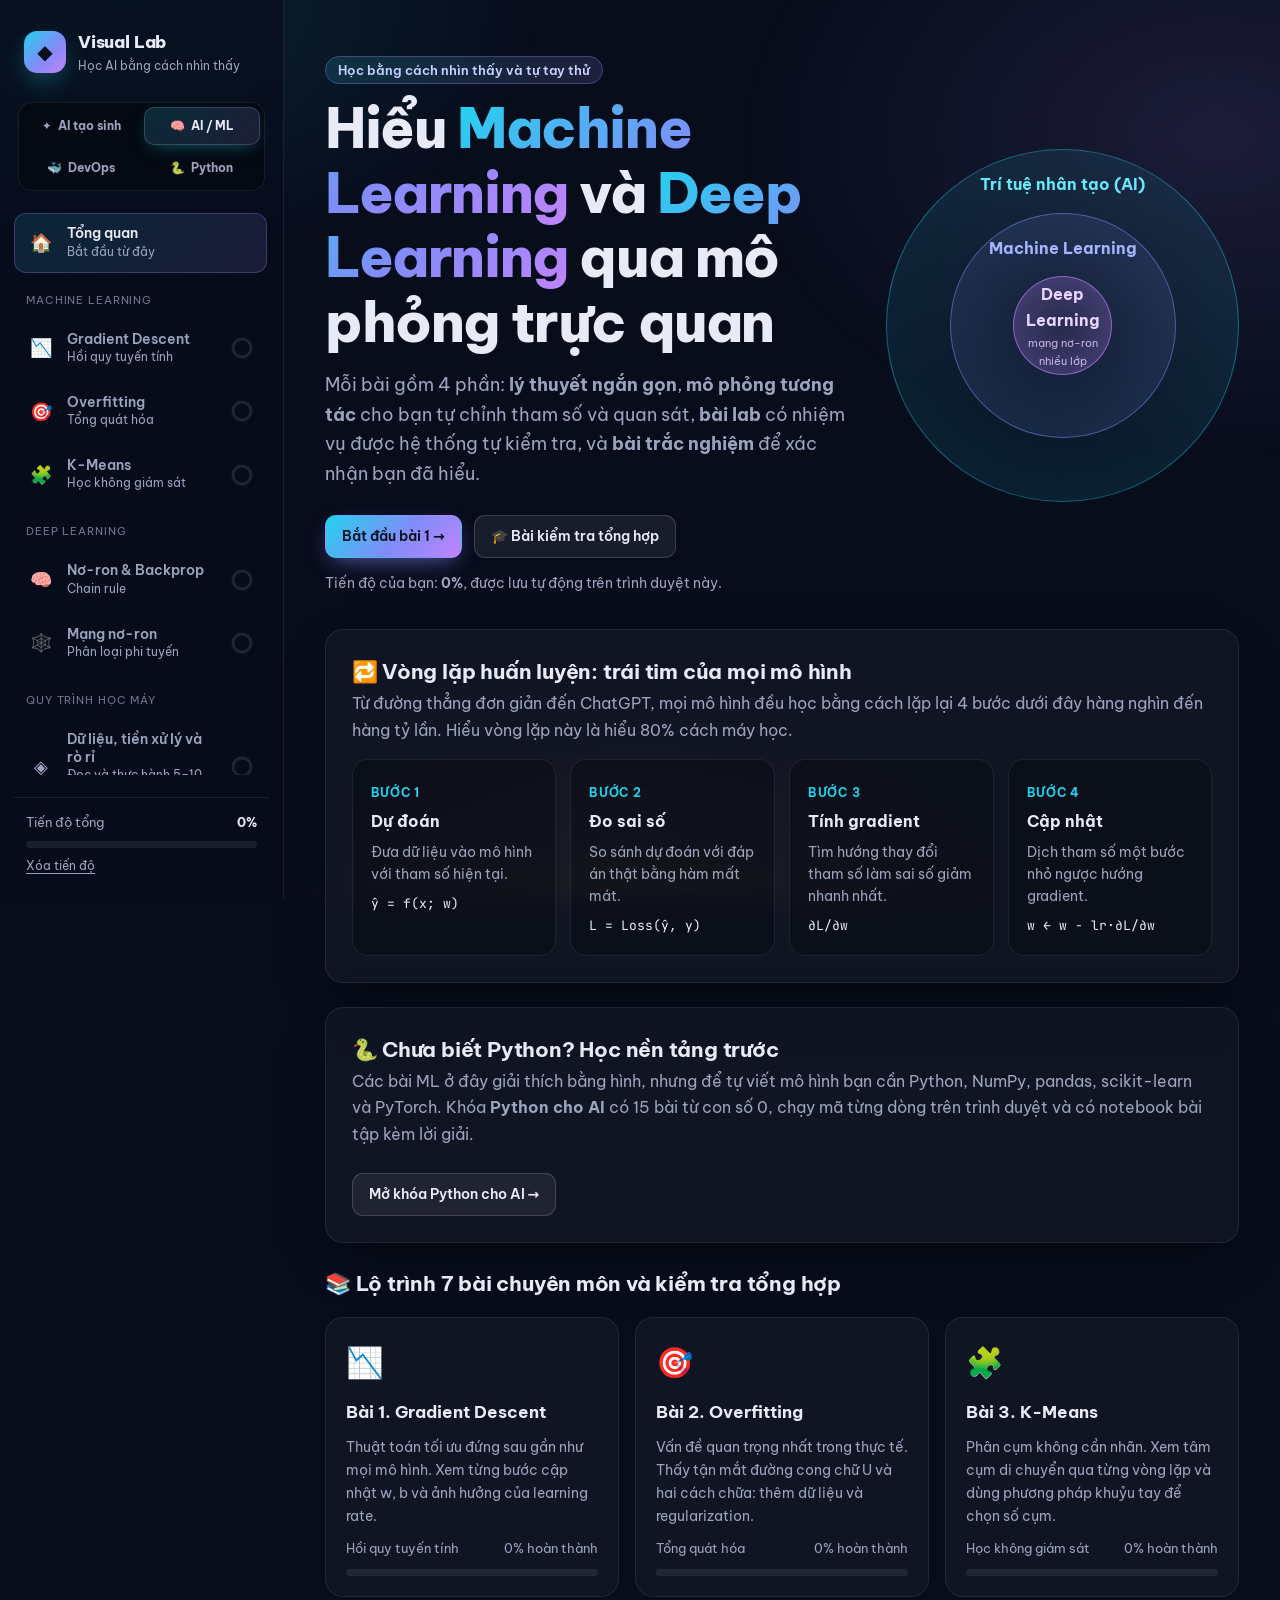
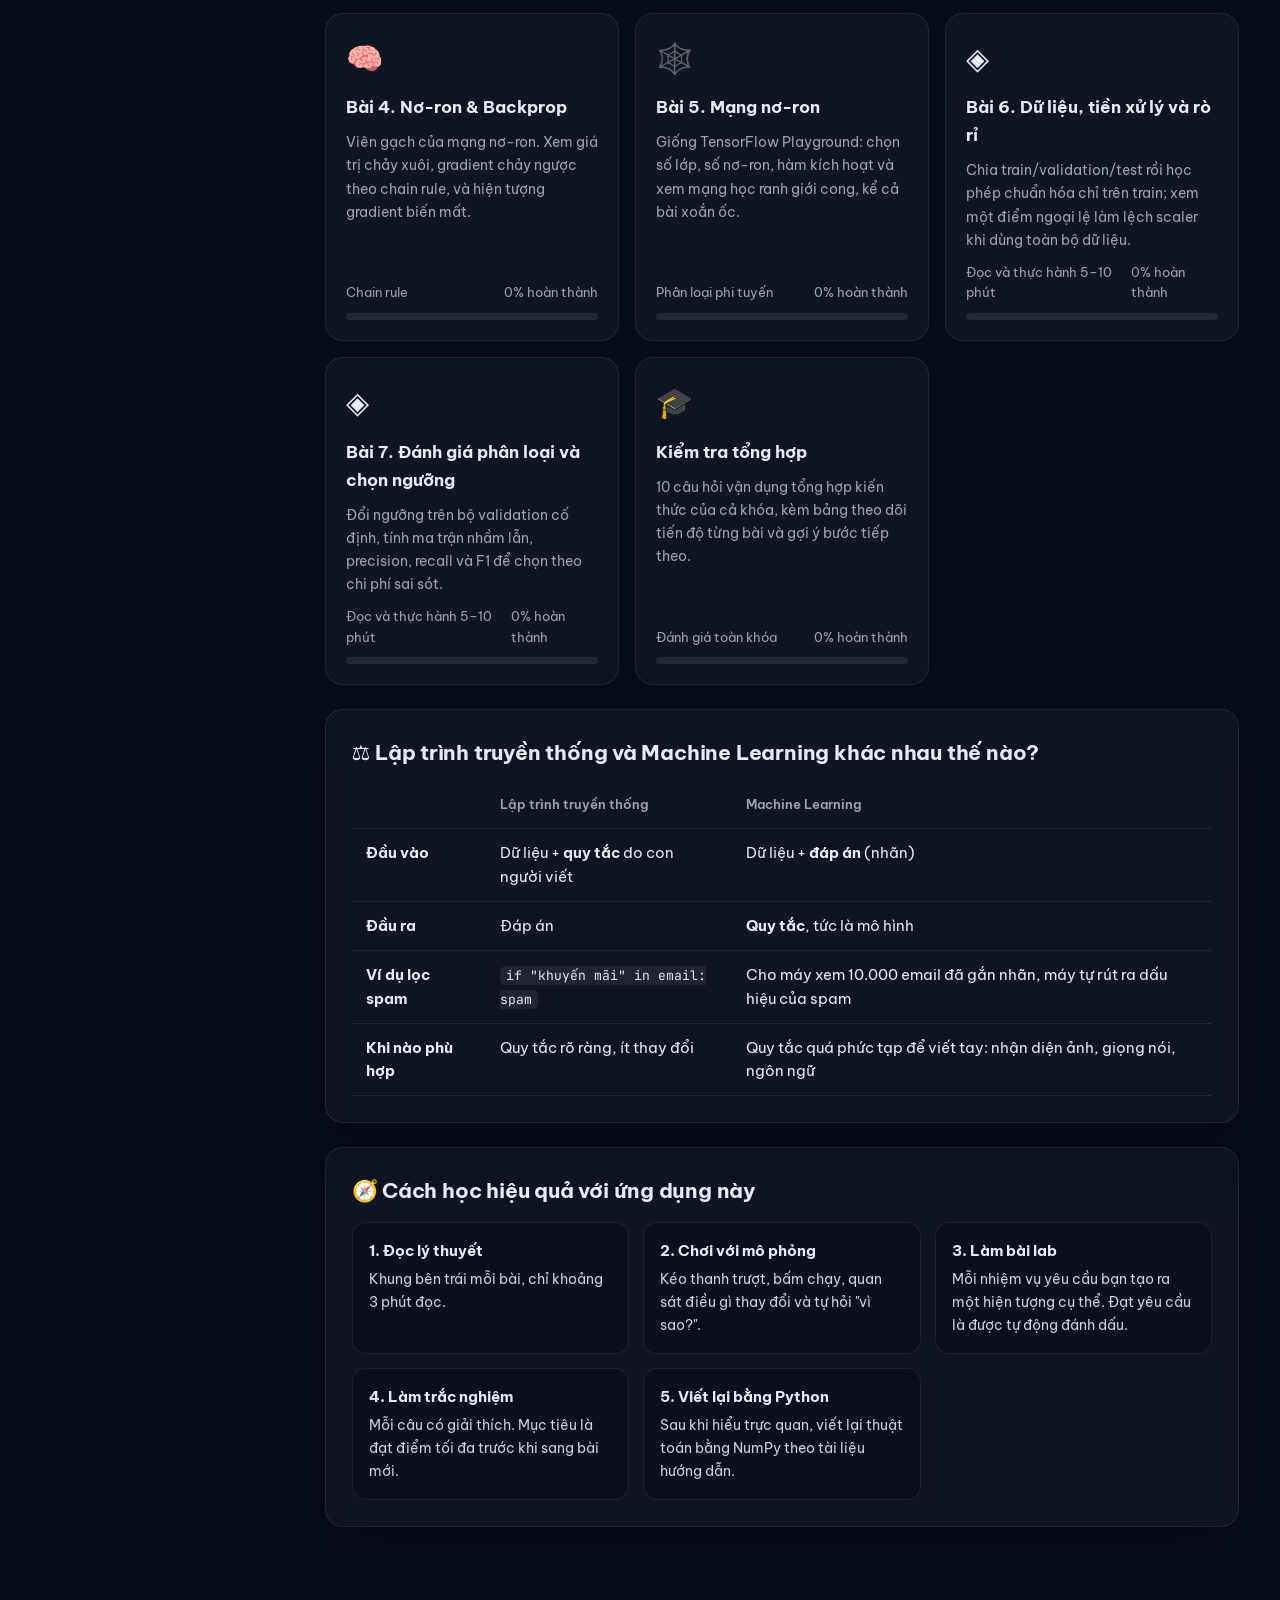
<file: index.html>
<!DOCTYPE html>
<html lang="vi">

<head>
  <meta charset="UTF-8">
  <meta name="viewport" content="width=device-width, initial-scale=1.0">
  <title>Visual Lab — Học Python, AI và DevOps trực quan</title>
  <meta name="description"
    content="Học Python cho AI từ con số 0, Machine Learning, AI tạo sinh, Docker và Kubernetes qua mô phỏng tương tác: chạy mã Python từng dòng, NumPy, pandas, scikit-learn, PyTorch, Gradient Descent, container, Kubernetes. Có notebook bài tập, bài lab tự kiểm tra và trắc nghiệm.">
  <meta name="theme-color" content="#080d1c">
  <link rel="icon"
    href="data:image/svg+xml,%3Csvg xmlns='http://www.w3.org/2000/svg' viewBox='0 0 100 100'%3E%3Ctext y='.9em' font-size='90'%3E%E2%97%86%3C/text%3E%3C/svg%3E">
  <link rel="preconnect" href="https://fonts.googleapis.com">
  <link rel="preconnect" href="https://fonts.gstatic.com" crossorigin>
  <link
    href="https://fonts.googleapis.com/css2?family=Be+Vietnam+Pro:wght@400;500;600;700;800&family=JetBrains+Mono:wght@400;600&display=swap"
    rel="stylesheet">
  <link rel="stylesheet" href="css/style.css">
  <link rel="stylesheet" href="css/devops.css">
  <link rel="stylesheet" href="css/learning.css">
  <link rel="stylesheet" href="css/python.css">
</head>

<body>
  <div class="bg-glow" aria-hidden="true"></div>

  <!-- Thanh trên cùng chỉ hiện trên điện thoại/máy tính bảng -->
  <header class="topbar">
    <button id="menu-btn" class="icon-btn" aria-label="Mở danh sách bài học">☰</button>
    <span class="brand-text">Visual Lab</span>
  </header>

  <div class="app">
    <aside class="sidebar" id="sidebar">
      <div class="sidebar-head">
        <a href="#/" class="brand" id="brand-link">
          <span class="brand-logo">◆</span>
          <span><span class="brand-text">Visual Lab</span><span class="brand-sub">Học bằng cách nhìn thấy</span></span>
        </a>
        <button id="sidebar-close" class="icon-btn sidebar-close" aria-label="Đóng menu" type="button">✕</button>
      </div>
      <!-- Nút chuyển khóa: mỗi khóa có menu và tiến độ riêng -->
      <div class="course-switch" id="course-switch" role="group" aria-label="Chọn khóa học"></div>
      <nav id="nav" class="nav" aria-label="Danh sách bài học"></nav>
      <div class="sidebar-foot">
        <div class="overall"><span>Tiến độ tổng</span><strong id="overall-pct">0%</strong></div>
        <div class="bar"><span id="overall-bar"></span></div>
        <button id="reset-progress" class="link-btn" type="button">Xóa tiến độ</button>
      </div>
    </aside>
    <main id="main" class="main" tabindex="-1"></main>
  </div>

  <div id="toast-root" class="toast-root" aria-live="polite"></div>
  <div class="scrim" id="scrim"></div>

  <!-- Thứ tự nạp: lõi toán → lõi mô phỏng DevOps → lõi ứng dụng → từng bài học (thứ tự đăng ký = thứ tự trên menu) -->
  <script src="js/ml-math.js"></script>
  <script src="js/devops/yaml-lite.js"></script>
  <script src="js/devops/shell.js"></script>
  <script src="js/devops/docker-registry.js"></script>
  <script src="js/devops/docker-build.js"></script>
  <script src="js/devops/docker-engine.js"></script>
  <script src="js/devops/helm.js"></script>
  <script src="js/devops/k8s-engine.js"></script>
  <script src="js/core.js"></script>
  <script src="js/learning/experiments.js"></script>
  <script src="js/learning/workflows.js"></script>
  <script src="js/content/legacy.js"></script>
  <script src="js/learning/ui.js"></script>
  <!-- Khóa Python: bộ ghi bước mô phỏng và giao diện chạy từng dòng phải nạp trước các bài Python -->
  <script src="js/learning/pytrace.js"></script>
  <script src="js/learning/pycourse-ui.js"></script>
  <script src="js/ui-devops.js"></script>
  <script src="js/lessons/home.js"></script>
  <script src="js/lessons/gradient.js"></script>
  <script src="js/lessons/overfit.js"></script>
  <script src="js/lessons/kmeans.js"></script>
  <script src="js/lessons/neuron.js"></script>
  <script src="js/lessons/playground.js"></script>
  <script src="js/lessons/ai-data.js"></script>
  <script src="js/lessons/ai-evaluation.js"></script>
  <script src="js/lessons/final.js"></script>
  <script src="js/lessons/devops/home.js"></script>
  <script src="js/lessons/devops/docker-basics.js"></script>
  <script src="js/lessons/devops/dockerfile.js"></script>
  <script src="js/lessons/devops/docker-compose.js"></script>
  <script src="js/lessons/devops/k8s-basics.js"></script>
  <script src="js/lessons/devops/k8s-deploy.js"></script>
  <script src="js/lessons/devops/k8s-config.js"></script>
  <script src="js/lessons/devops/k8s-ingress.js"></script>
  <script src="js/lessons/devops/k8s-stateful.js"></script>
  <script src="js/lessons/devops/k8s-helm.js"></script>
  <script src="js/lessons/devops/k8s-ml.js"></script>
  <script src="js/lessons/devops/devops-cicd.js"></script>
  <script src="js/lessons/devops/devops-observability.js"></script>
  <script src="js/lessons/devops/devops-final.js"></script>
  <script src="js/lessons/genai/home.js"></script>
  <script src="js/lessons/genai/foundations.js"></script>
  <script src="js/lessons/genai/prompting.js"></script>
  <script src="js/lessons/genai/transformer.js"></script>
  <script src="js/lessons/genai/embeddings.js"></script>
  <script src="js/lessons/genai/rag.js"></script>
  <script src="js/lessons/genai/tools.js"></script>
  <script src="js/lessons/genai/evaluation.js"></script>
  <script src="js/lessons/genai/finetuning.js"></script>
  <script src="js/lessons/genai/multimodal.js"></script>
  <script src="js/lessons/genai/capstone.js"></script>
  <script src="js/lessons/python/home.js"></script>
  <script src="js/lessons/python/setup.js"></script>
  <script src="js/lessons/python/variables.js"></script>
  <script src="js/lessons/python/conditions.js"></script>
  <script src="js/lessons/python/loops.js"></script>
  <script src="js/lessons/python/collections.js"></script>
  <script src="js/lessons/python/functions.js"></script>
  <script src="js/lessons/python/comprehension.js"></script>
  <script src="js/lessons/python/classes.js"></script>
  <script src="js/lessons/python/files.js"></script>
  <script src="js/lessons/python/numpy.js"></script>
  <script src="js/lessons/python/linalg.js"></script>
  <script src="js/lessons/python/pandas.js"></script>
  <script src="js/lessons/python/sklearn.js"></script>
  <script src="js/lessons/python/pytorch.js"></script>
  <script src="js/lessons/python/capstone.js"></script>
  <script>App.start();</script>
</body>

</html>
</file>
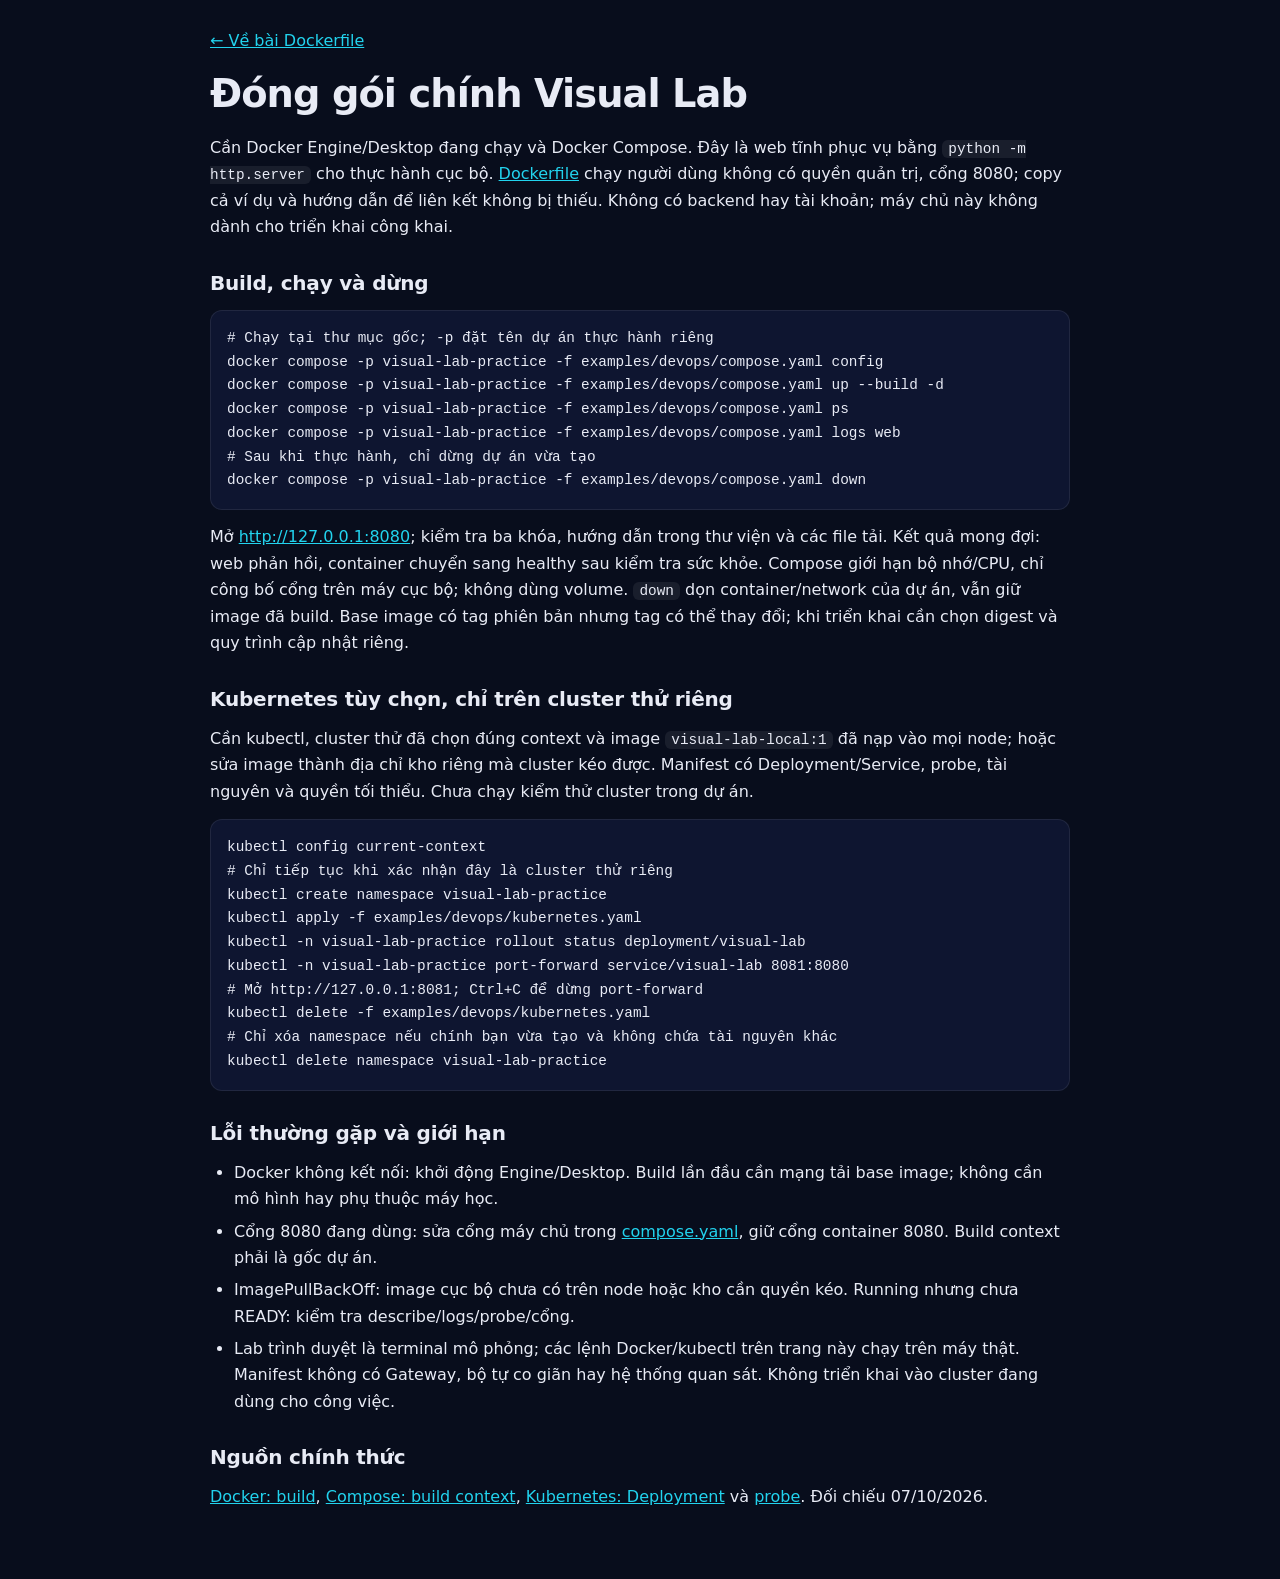
<file: docs/tutorials/devops.html>
<!doctype html>
<html lang="vi"><head><meta charset="utf-8"><meta name="viewport" content="width=device-width, initial-scale=1"><title>Thực hành DevOps — Visual Lab</title><link rel="stylesheet" href="../../css/style.css"><link rel="stylesheet" href="tutorial.css"></head>
<body><main><a href="../../index.html#/devops/dockerfile">← Về bài Dockerfile</a><h1>Đóng gói chính Visual Lab</h1>
<p>Cần Docker Engine/Desktop đang chạy và Docker Compose. Đây là web tĩnh phục vụ bằng <code>python -m http.server</code> cho thực hành cục bộ. <a href="../../examples/devops/Dockerfile">Dockerfile</a> chạy người dùng không có quyền quản trị, cổng 8080; copy cả ví dụ và hướng dẫn để liên kết không bị thiếu. Không có backend hay tài khoản; máy chủ này không dành cho triển khai công khai.</p>
<h2>Build, chạy và dừng</h2><pre># Chạy tại thư mục gốc; -p đặt tên dự án thực hành riêng
docker compose -p visual-lab-practice -f examples/devops/compose.yaml config
docker compose -p visual-lab-practice -f examples/devops/compose.yaml up --build -d
docker compose -p visual-lab-practice -f examples/devops/compose.yaml ps
docker compose -p visual-lab-practice -f examples/devops/compose.yaml logs web
# Sau khi thực hành, chỉ dừng dự án vừa tạo
docker compose -p visual-lab-practice -f examples/devops/compose.yaml down</pre>
<p>Mở <a href="http://127.0.0.1:8080">http://127.0.0.1:8080</a>; kiểm tra ba khóa, hướng dẫn trong thư viện và các file tải. Kết quả mong đợi: web phản hồi, container chuyển sang healthy sau kiểm tra sức khỏe. Compose giới hạn bộ nhớ/CPU, chỉ công bố cổng trên máy cục bộ; không dùng volume. <code>down</code> dọn container/network của dự án, vẫn giữ image đã build. Base image có tag phiên bản nhưng tag có thể thay đổi; khi triển khai cần chọn digest và quy trình cập nhật riêng.</p>
<h2>Kubernetes tùy chọn, chỉ trên cluster thử riêng</h2><p>Cần kubectl, cluster thử đã chọn đúng context và image <code>visual-lab-local:1</code> đã nạp vào mọi node; hoặc sửa image thành địa chỉ kho riêng mà cluster kéo được. Manifest có Deployment/Service, probe, tài nguyên và quyền tối thiểu. Chưa chạy kiểm thử cluster trong dự án.</p>
<pre>kubectl config current-context
# Chỉ tiếp tục khi xác nhận đây là cluster thử riêng
kubectl create namespace visual-lab-practice
kubectl apply -f examples/devops/kubernetes.yaml
kubectl -n visual-lab-practice rollout status deployment/visual-lab
kubectl -n visual-lab-practice port-forward service/visual-lab 8081:8080
# Mở http://127.0.0.1:8081; Ctrl+C để dừng port-forward
kubectl delete -f examples/devops/kubernetes.yaml
# Chỉ xóa namespace nếu chính bạn vừa tạo và không chứa tài nguyên khác
kubectl delete namespace visual-lab-practice</pre>
<h2>Lỗi thường gặp và giới hạn</h2><ul><li>Docker không kết nối: khởi động Engine/Desktop. Build lần đầu cần mạng tải base image; không cần mô hình hay phụ thuộc máy học.</li><li>Cổng 8080 đang dùng: sửa cổng máy chủ trong <a href="../../examples/devops/compose.yaml">compose.yaml</a>, giữ cổng container 8080. Build context phải là gốc dự án.</li><li>ImagePullBackOff: image cục bộ chưa có trên node hoặc kho cần quyền kéo. Running nhưng chưa READY: kiểm tra describe/logs/probe/cổng.</li><li>Lab trình duyệt là terminal mô phỏng; các lệnh Docker/kubectl trên trang này chạy trên máy thật. Manifest không có Gateway, bộ tự co giãn hay hệ thống quan sát. Không triển khai vào cluster đang dùng cho công việc.</li></ul>
<h2>Nguồn chính thức</h2><p><a href="https://docs.docker.com/build/building/best-practices/">Docker: build</a>, <a href="https://docs.docker.com/reference/compose-file/build/">Compose: build context</a>, <a href="https://kubernetes.io/docs/concepts/workloads/controllers/deployment/">Kubernetes: Deployment</a> và <a href="https://kubernetes.io/docs/tasks/configure-pod-container/configure-liveness-readiness-startup-probes/">probe</a>. Đối chiếu 07/10/2026.</p>
</main></body></html>
</file>
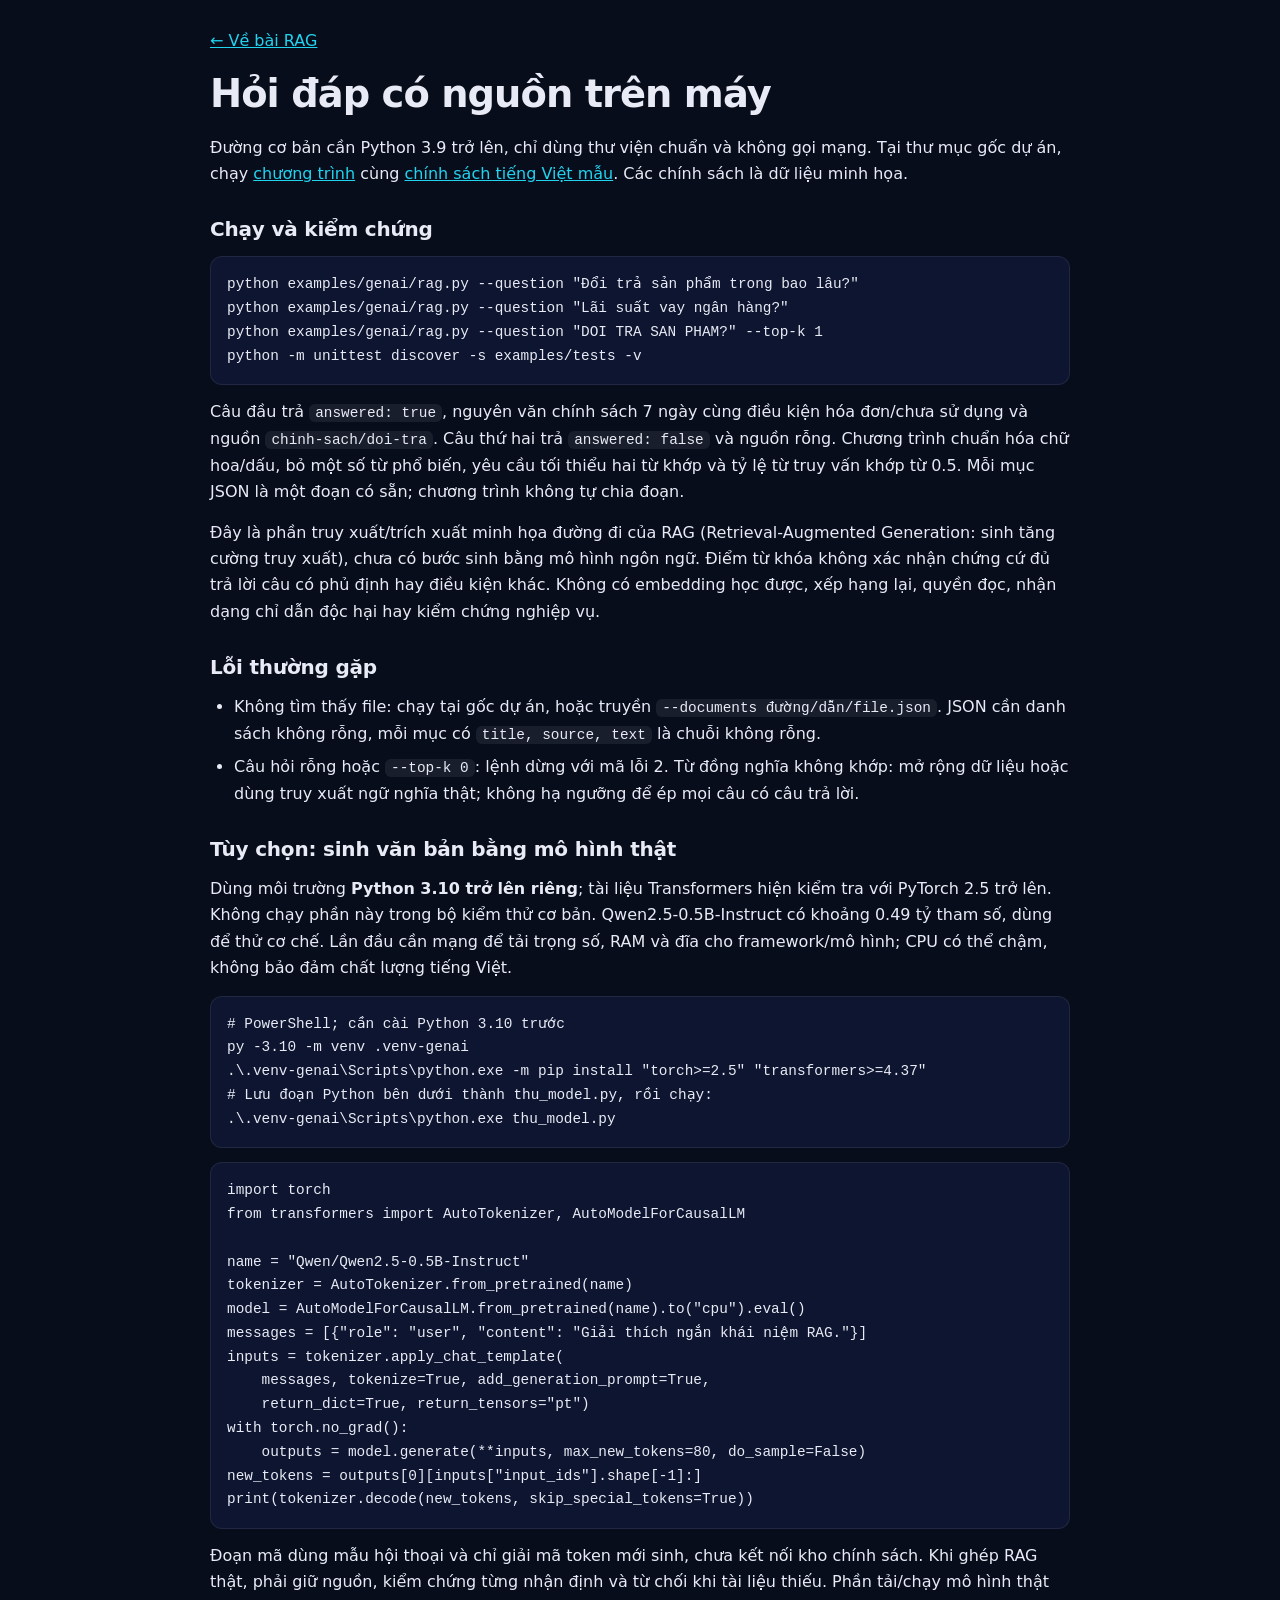
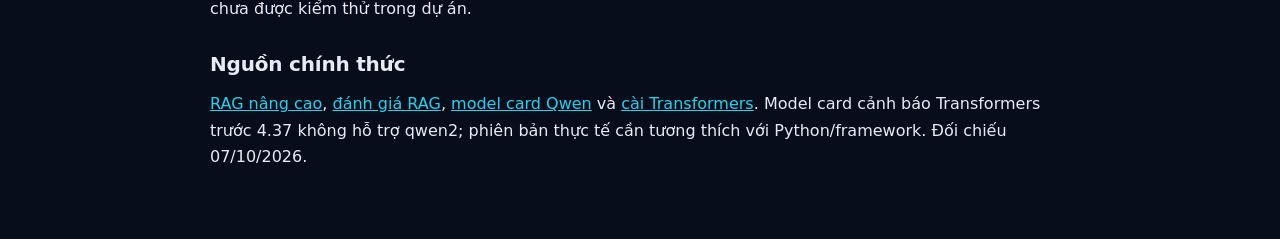
<file: docs/tutorials/genai.html>
<!doctype html>
<html lang="vi"><head><meta charset="utf-8"><meta name="viewport" content="width=device-width, initial-scale=1"><title>Thực hành AI tạo sinh — Visual Lab</title><link rel="stylesheet" href="../../css/style.css"><link rel="stylesheet" href="tutorial.css"></head>
<body><main><a href="../../index.html#/genai/genai-rag">← Về bài RAG</a><h1>Hỏi đáp có nguồn trên máy</h1>
<p>Đường cơ bản cần Python 3.9 trở lên, chỉ dùng thư viện chuẩn và không gọi mạng. Tại thư mục gốc dự án, chạy <a href="../../examples/genai/rag.py">chương trình</a> cùng <a href="../../examples/genai/policies.json">chính sách tiếng Việt mẫu</a>. Các chính sách là dữ liệu minh họa.</p>
<h2>Chạy và kiểm chứng</h2><pre>python examples/genai/rag.py --question "Đổi trả sản phẩm trong bao lâu?"
python examples/genai/rag.py --question "Lãi suất vay ngân hàng?"
python examples/genai/rag.py --question "DOI TRA SAN PHAM?" --top-k 1
python -m unittest discover -s examples/tests -v</pre>
<p>Câu đầu trả <code>answered: true</code>, nguyên văn chính sách 7 ngày cùng điều kiện hóa đơn/chưa sử dụng và nguồn <code>chinh-sach/doi-tra</code>. Câu thứ hai trả <code>answered: false</code> và nguồn rỗng. Chương trình chuẩn hóa chữ hoa/dấu, bỏ một số từ phổ biến, yêu cầu tối thiểu hai từ khớp và tỷ lệ từ truy vấn khớp từ 0.5. Mỗi mục JSON là một đoạn có sẵn; chương trình không tự chia đoạn.</p>
<p>Đây là phần truy xuất/trích xuất minh họa đường đi của RAG (Retrieval-Augmented Generation: sinh tăng cường truy xuất), chưa có bước sinh bằng mô hình ngôn ngữ. Điểm từ khóa không xác nhận chứng cứ đủ trả lời câu có phủ định hay điều kiện khác. Không có embedding học được, xếp hạng lại, quyền đọc, nhận dạng chỉ dẫn độc hại hay kiểm chứng nghiệp vụ.</p>
<h2>Lỗi thường gặp</h2><ul><li>Không tìm thấy file: chạy tại gốc dự án, hoặc truyền <code>--documents đường/dẫn/file.json</code>. JSON cần danh sách không rỗng, mỗi mục có <code>title, source, text</code> là chuỗi không rỗng.</li><li>Câu hỏi rỗng hoặc <code>--top-k 0</code>: lệnh dừng với mã lỗi 2. Từ đồng nghĩa không khớp: mở rộng dữ liệu hoặc dùng truy xuất ngữ nghĩa thật; không hạ ngưỡng để ép mọi câu có câu trả lời.</li></ul>
<h2>Tùy chọn: sinh văn bản bằng mô hình thật</h2><p>Dùng môi trường <strong>Python 3.10 trở lên riêng</strong>; tài liệu Transformers hiện kiểm tra với PyTorch 2.5 trở lên. Không chạy phần này trong bộ kiểm thử cơ bản. Qwen2.5-0.5B-Instruct có khoảng 0.49 tỷ tham số, dùng để thử cơ chế. Lần đầu cần mạng để tải trọng số, RAM và đĩa cho framework/mô hình; CPU có thể chậm, không bảo đảm chất lượng tiếng Việt.</p>
<pre># PowerShell; cần cài Python 3.10 trước
py -3.10 -m venv .venv-genai
.\.venv-genai\Scripts\python.exe -m pip install "torch&gt;=2.5" "transformers&gt;=4.37"
# Lưu đoạn Python bên dưới thành thu_model.py, rồi chạy:
.\.venv-genai\Scripts\python.exe thu_model.py</pre>
<pre>import torch
from transformers import AutoTokenizer, AutoModelForCausalLM

name = "Qwen/Qwen2.5-0.5B-Instruct"
tokenizer = AutoTokenizer.from_pretrained(name)
model = AutoModelForCausalLM.from_pretrained(name).to("cpu").eval()
messages = [{"role": "user", "content": "Giải thích ngắn khái niệm RAG."}]
inputs = tokenizer.apply_chat_template(
    messages, tokenize=True, add_generation_prompt=True,
    return_dict=True, return_tensors="pt")
with torch.no_grad():
    outputs = model.generate(**inputs, max_new_tokens=80, do_sample=False)
new_tokens = outputs[0][inputs["input_ids"].shape[-1]:]
print(tokenizer.decode(new_tokens, skip_special_tokens=True))</pre>
<p>Đoạn mã dùng mẫu hội thoại và chỉ giải mã token mới sinh, chưa kết nối kho chính sách. Khi ghép RAG thật, phải giữ nguồn, kiểm chứng từng nhận định và từ chối khi tài liệu thiếu. Phần tải/chạy mô hình thật chưa được kiểm thử trong dự án.</p>
<h2>Nguồn chính thức</h2><p><a href="https://huggingface.co/learn/cookbook/en/advanced_rag">RAG nâng cao</a>, <a href="https://huggingface.co/learn/cookbook/en/rag_evaluation">đánh giá RAG</a>, <a href="https://huggingface.co/Qwen/Qwen2.5-0.5B-Instruct">model card Qwen</a> và <a href="https://huggingface.co/docs/transformers/installation">cài Transformers</a>. Model card cảnh báo Transformers trước 4.37 không hỗ trợ qwen2; phiên bản thực tế cần tương thích với Python/framework. Đối chiếu 07/10/2026.</p>
</main></body></html>
</file>
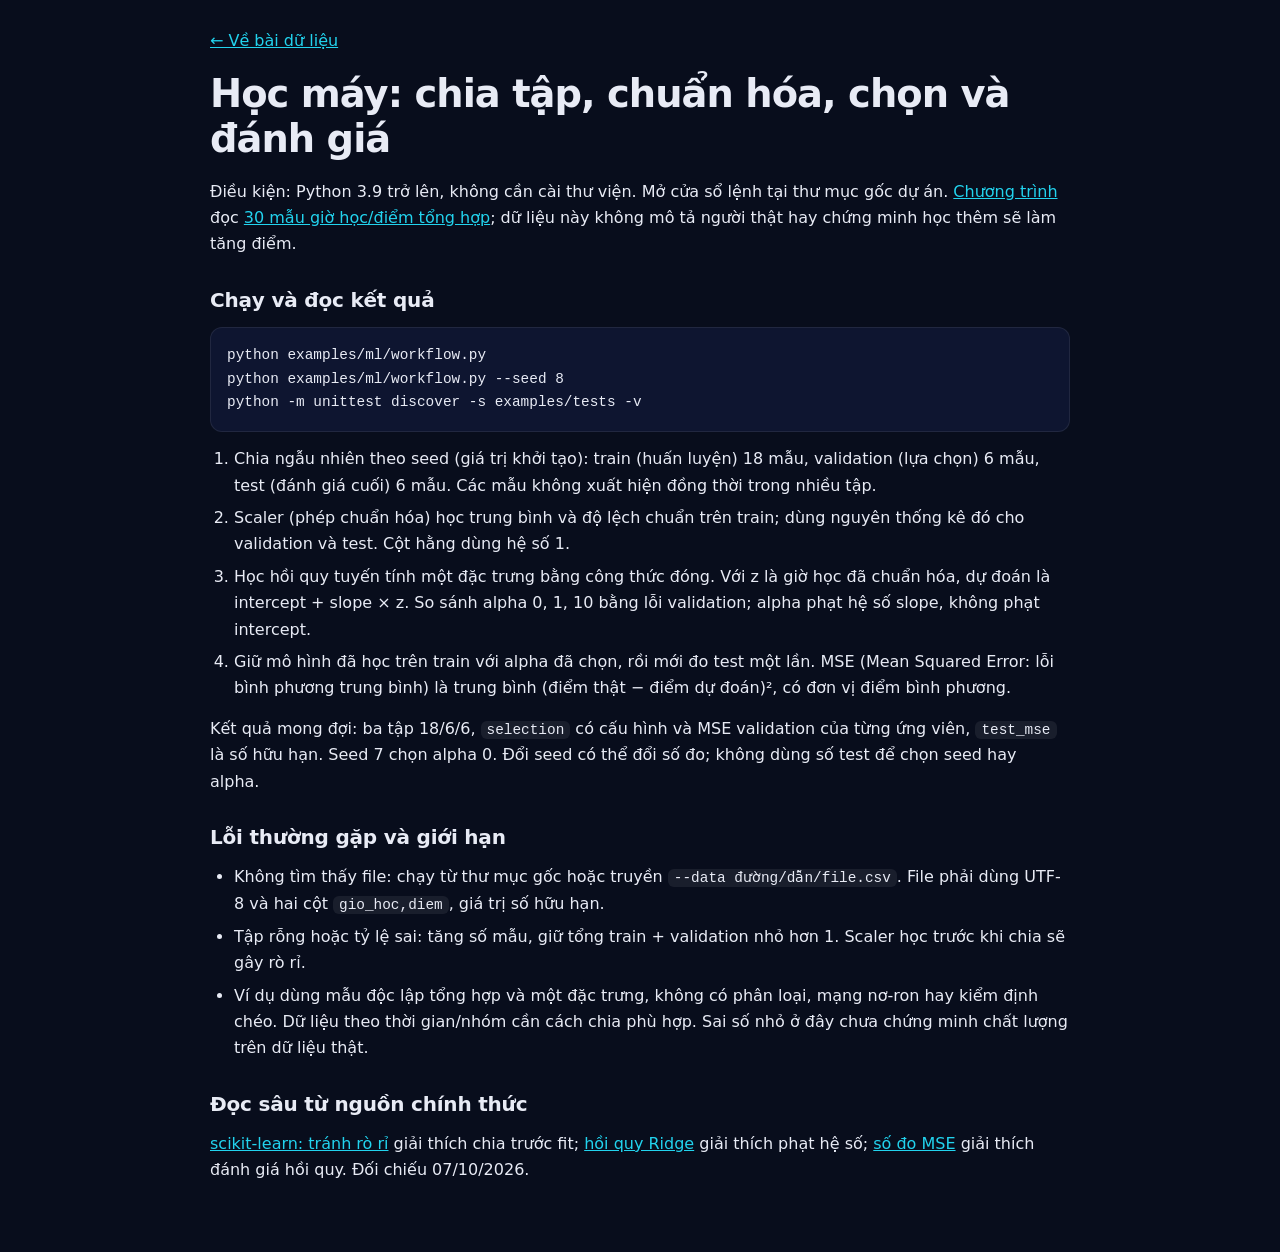
<file: docs/tutorials/ml.html>
<!doctype html>
<html lang="vi"><head><meta charset="utf-8"><meta name="viewport" content="width=device-width, initial-scale=1"><title>Thực hành học máy — Visual Lab</title><link rel="stylesheet" href="../../css/style.css"><link rel="stylesheet" href="tutorial.css"></head>
<body><main><a href="../../index.html#/ai/ai-data">← Về bài dữ liệu</a><h1>Học máy: chia tập, chuẩn hóa, chọn và đánh giá</h1>
<p>Điều kiện: Python 3.9 trở lên, không cần cài thư viện. Mở cửa sổ lệnh tại thư mục gốc dự án. <a href="../../examples/ml/workflow.py">Chương trình</a> đọc <a href="../../examples/ml/study_scores.csv">30 mẫu giờ học/điểm tổng hợp</a>; dữ liệu này không mô tả người thật hay chứng minh học thêm sẽ làm tăng điểm.</p>
<h2>Chạy và đọc kết quả</h2><pre>python examples/ml/workflow.py
python examples/ml/workflow.py --seed 8
python -m unittest discover -s examples/tests -v</pre>
<ol><li>Chia ngẫu nhiên theo seed (giá trị khởi tạo): train (huấn luyện) 18 mẫu, validation (lựa chọn) 6 mẫu, test (đánh giá cuối) 6 mẫu. Các mẫu không xuất hiện đồng thời trong nhiều tập.</li>
<li>Scaler (phép chuẩn hóa) học trung bình và độ lệch chuẩn trên train; dùng nguyên thống kê đó cho validation và test. Cột hằng dùng hệ số 1.</li>
<li>Học hồi quy tuyến tính một đặc trưng bằng công thức đóng. Với z là giờ học đã chuẩn hóa, dự đoán là intercept + slope × z. So sánh alpha 0, 1, 10 bằng lỗi validation; alpha phạt hệ số slope, không phạt intercept.</li>
<li>Giữ mô hình đã học trên train với alpha đã chọn, rồi mới đo test một lần. MSE (Mean Squared Error: lỗi bình phương trung bình) là trung bình (điểm thật − điểm dự đoán)², có đơn vị điểm bình phương.</li></ol>
<p>Kết quả mong đợi: ba tập 18/6/6, <code>selection</code> có cấu hình và MSE validation của từng ứng viên, <code>test_mse</code> là số hữu hạn. Seed 7 chọn alpha 0. Đổi seed có thể đổi số đo; không dùng số test để chọn seed hay alpha.</p>
<h2>Lỗi thường gặp và giới hạn</h2><ul><li>Không tìm thấy file: chạy từ thư mục gốc hoặc truyền <code>--data đường/dẫn/file.csv</code>. File phải dùng UTF-8 và hai cột <code>gio_hoc,diem</code>, giá trị số hữu hạn.</li><li>Tập rỗng hoặc tỷ lệ sai: tăng số mẫu, giữ tổng train + validation nhỏ hơn 1. Scaler học trước khi chia sẽ gây rò rỉ.</li><li>Ví dụ dùng mẫu độc lập tổng hợp và một đặc trưng, không có phân loại, mạng nơ-ron hay kiểm định chéo. Dữ liệu theo thời gian/nhóm cần cách chia phù hợp. Sai số nhỏ ở đây chưa chứng minh chất lượng trên dữ liệu thật.</li></ul>
<h2>Đọc sâu từ nguồn chính thức</h2><p><a href="https://scikit-learn.org/stable/common_pitfalls.html">scikit-learn: tránh rò rỉ</a> giải thích chia trước fit; <a href="https://scikit-learn.org/stable/modules/linear_model.html#ridge-regression-and-classification">hồi quy Ridge</a> giải thích phạt hệ số; <a href="https://scikit-learn.org/stable/modules/model_evaluation.html#mean-squared-error">số đo MSE</a> giải thích đánh giá hồi quy. Đối chiếu 07/10/2026.</p>
</main></body></html>
</file>
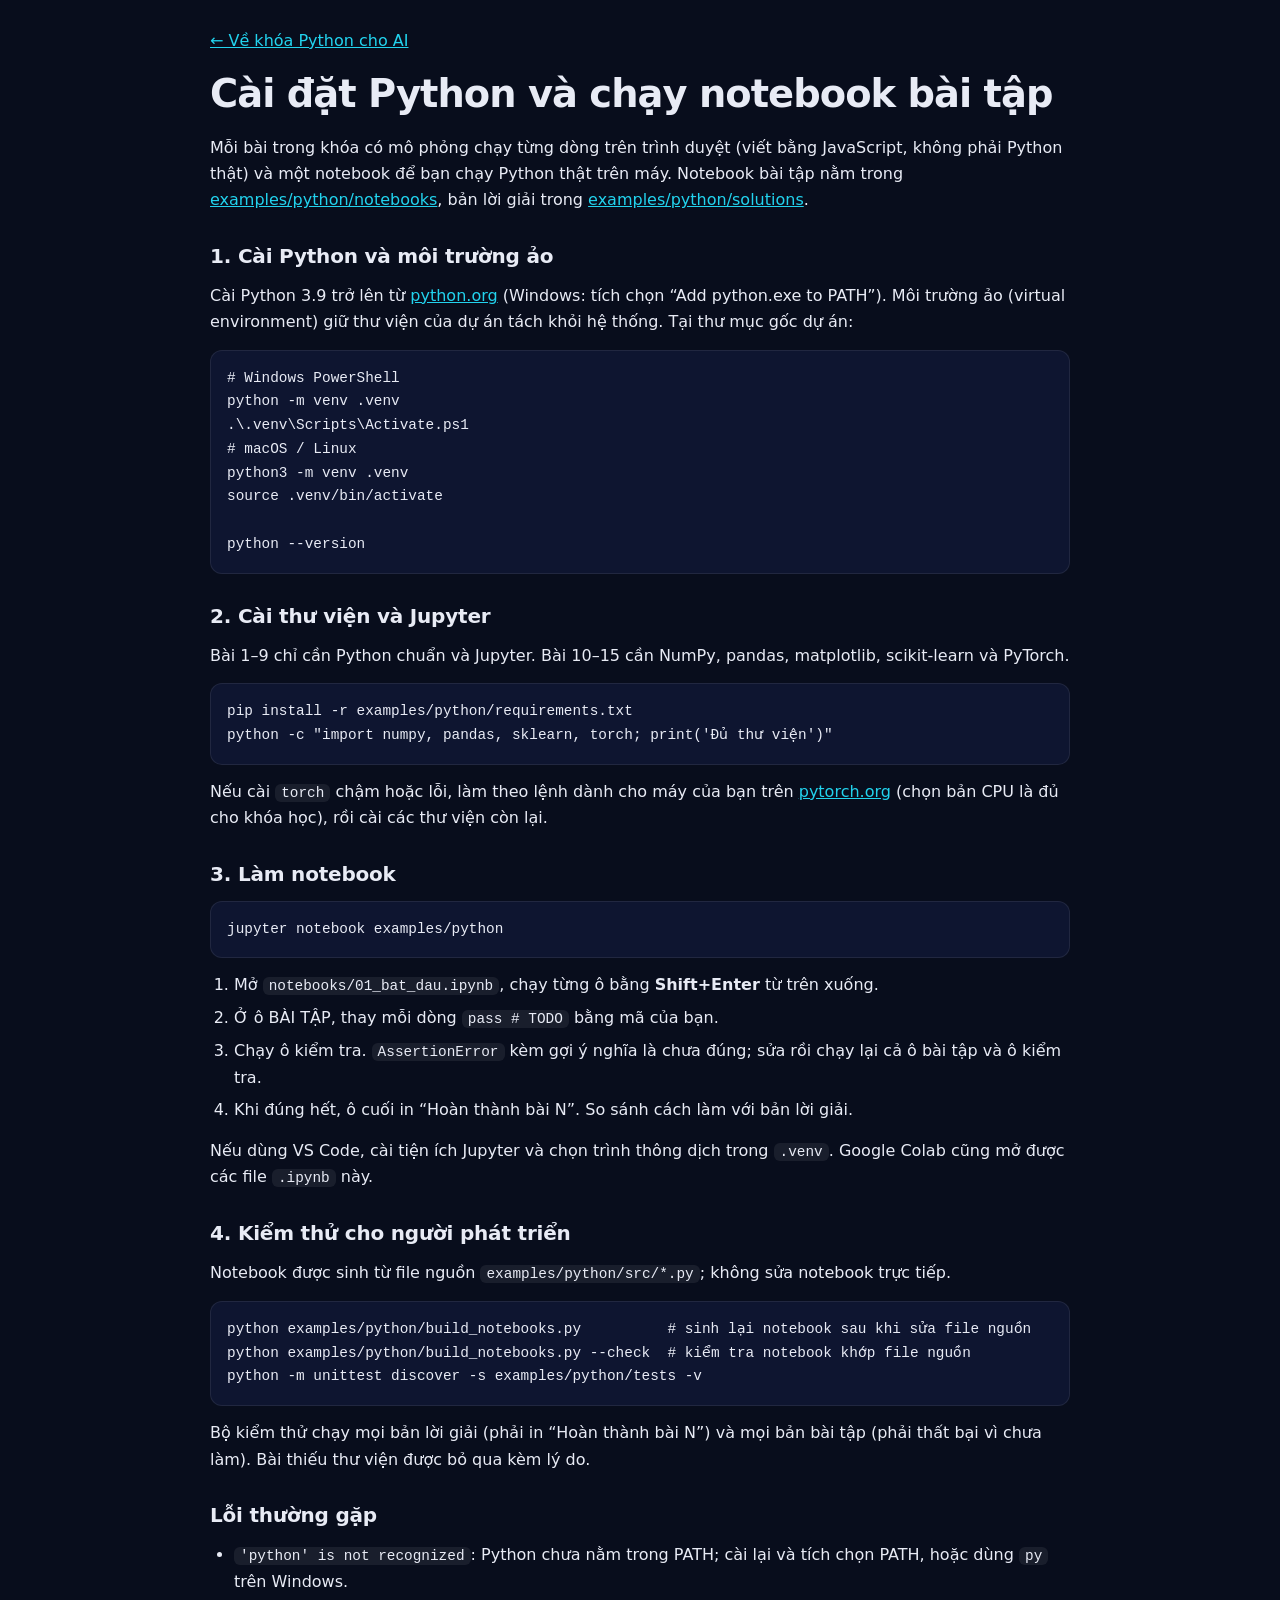
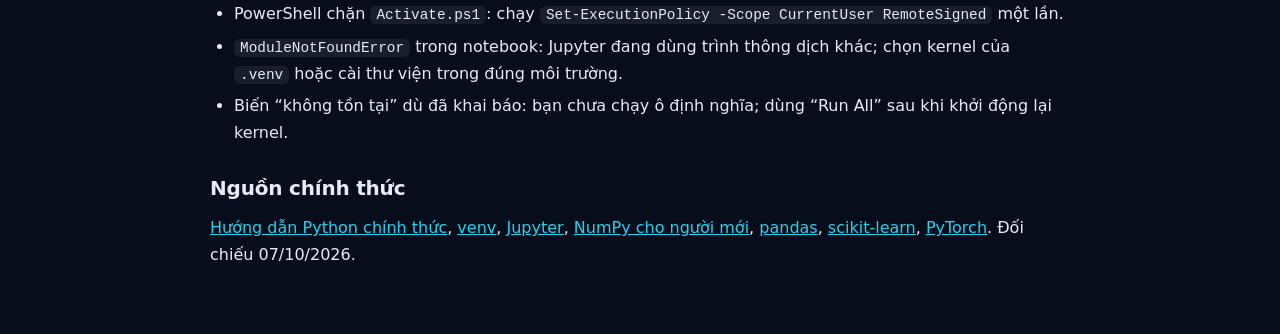
<file: docs/tutorials/python.html>
<!doctype html>
<html lang="vi"><head><meta charset="utf-8"><meta name="viewport" content="width=device-width, initial-scale=1"><title>Python cho AI: cài đặt và chạy notebook — Visual Lab</title><meta name="description" content="Hướng dẫn cài Python, môi trường ảo, Jupyter và thư viện NumPy, pandas, scikit-learn, PyTorch để làm 15 notebook bài tập khóa Python cho AI."><link rel="stylesheet" href="../../css/style.css"><link rel="stylesheet" href="tutorial.css"></head>
<body><main><a href="../../index.html#/python/python-home">← Về khóa Python cho AI</a><h1>Cài đặt Python và chạy notebook bài tập</h1>
<p>Mỗi bài trong khóa có mô phỏng chạy từng dòng trên trình duyệt (viết bằng JavaScript, không phải Python thật) và một notebook để bạn chạy Python thật trên máy. Notebook bài tập nằm trong <a href="../../examples/python/notebooks/">examples/python/notebooks</a>, bản lời giải trong <a href="../../examples/python/solutions/">examples/python/solutions</a>.</p>
<h2>1. Cài Python và môi trường ảo</h2>
<p>Cài Python 3.9 trở lên từ <a href="https://www.python.org/downloads/">python.org</a> (Windows: tích chọn “Add python.exe to PATH”). Môi trường ảo (virtual environment) giữ thư viện của dự án tách khỏi hệ thống. Tại thư mục gốc dự án:</p>
<pre># Windows PowerShell
python -m venv .venv
.\.venv\Scripts\Activate.ps1
# macOS / Linux
python3 -m venv .venv
source .venv/bin/activate

python --version</pre>
<h2>2. Cài thư viện và Jupyter</h2>
<p>Bài 1–9 chỉ cần Python chuẩn và Jupyter. Bài 10–15 cần NumPy, pandas, matplotlib, scikit-learn và PyTorch.</p>
<pre>pip install -r examples/python/requirements.txt
python -c "import numpy, pandas, sklearn, torch; print('Đủ thư viện')"</pre>
<p>Nếu cài <code>torch</code> chậm hoặc lỗi, làm theo lệnh dành cho máy của bạn trên <a href="https://pytorch.org/get-started/locally/">pytorch.org</a> (chọn bản CPU là đủ cho khóa học), rồi cài các thư viện còn lại.</p>
<h2>3. Làm notebook</h2>
<pre>jupyter notebook examples/python</pre>
<ol><li>Mở <code>notebooks/01_bat_dau.ipynb</code>, chạy từng ô bằng <b>Shift+Enter</b> từ trên xuống.</li><li>Ở ô BÀI TẬP, thay mỗi dòng <code>pass  # TODO</code> bằng mã của bạn.</li><li>Chạy ô kiểm tra. <code>AssertionError</code> kèm gợi ý nghĩa là chưa đúng; sửa rồi chạy lại cả ô bài tập và ô kiểm tra.</li><li>Khi đúng hết, ô cuối in “Hoàn thành bài N”. So sánh cách làm với bản lời giải.</li></ol>
<p>Nếu dùng VS Code, cài tiện ích Jupyter và chọn trình thông dịch trong <code>.venv</code>. Google Colab cũng mở được các file <code>.ipynb</code> này.</p>
<h2>4. Kiểm thử cho người phát triển</h2>
<p>Notebook được sinh từ file nguồn <code>examples/python/src/*.py</code>; không sửa notebook trực tiếp.</p>
<pre>python examples/python/build_notebooks.py          # sinh lại notebook sau khi sửa file nguồn
python examples/python/build_notebooks.py --check  # kiểm tra notebook khớp file nguồn
python -m unittest discover -s examples/python/tests -v</pre>
<p>Bộ kiểm thử chạy mọi bản lời giải (phải in “Hoàn thành bài N”) và mọi bản bài tập (phải thất bại vì chưa làm). Bài thiếu thư viện được bỏ qua kèm lý do.</p>
<h2>Lỗi thường gặp</h2><ul><li><code>'python' is not recognized</code>: Python chưa nằm trong PATH; cài lại và tích chọn PATH, hoặc dùng <code>py</code> trên Windows.</li><li>PowerShell chặn <code>Activate.ps1</code>: chạy <code>Set-ExecutionPolicy -Scope CurrentUser RemoteSigned</code> một lần.</li><li><code>ModuleNotFoundError</code> trong notebook: Jupyter đang dùng trình thông dịch khác; chọn kernel của <code>.venv</code> hoặc cài thư viện trong đúng môi trường.</li><li>Biến “không tồn tại” dù đã khai báo: bạn chưa chạy ô định nghĩa; dùng “Run All” sau khi khởi động lại kernel.</li></ul>
<h2>Nguồn chính thức</h2><p><a href="https://docs.python.org/3/tutorial/">Hướng dẫn Python chính thức</a>, <a href="https://docs.python.org/3/library/venv.html">venv</a>, <a href="https://docs.jupyter.org/en/latest/">Jupyter</a>, <a href="https://numpy.org/doc/stable/user/absolute_beginners.html">NumPy cho người mới</a>, <a href="https://pandas.pydata.org/docs/getting_started/index.html">pandas</a>, <a href="https://scikit-learn.org/stable/getting_started.html">scikit-learn</a>, <a href="https://pytorch.org/tutorials/beginner/basics/intro.html">PyTorch</a>. Đối chiếu 07/10/2026.</p>
</main></body></html>
</file>
<file: css/style.css>
/* ==========================================================================
   ML Visual Lab — Hệ thống thiết kế
   Giao diện tối giúp biểu đồ màu nổi bật, giảm mỏi mắt khi học lâu.
   ========================================================================== */
:root {
  --bg: #080d1c;
  --bg-2: #0e1530;
  --surface: rgba(255, 255, 255, 0.035);
  --surface-2: rgba(255, 255, 255, 0.065);
  --border: rgba(255, 255, 255, 0.08);
  --border-strong: rgba(255, 255, 255, 0.16);
  --text: #e8ebf5;
  --muted: #9aa4bd;
  --accent: #22d3ee;
  --accent-2: #a78bfa;
  --grad: linear-gradient(135deg, #22d3ee 0%, #818cf8 55%, #c084fc 100%);
  --orange: #fb923c;
  --blue: #60a5fa;
  --green: #34d399;
  --red: #f87171;
  --yellow: #fbbf24;
  --radius: 18px;
  --radius-sm: 12px;
  --shadow: 0 20px 50px -20px rgba(0, 0, 0, 0.6);
  --font: 'Be Vietnam Pro', 'Inter', system-ui, -apple-system, 'Segoe UI', sans-serif;
  --mono: 'JetBrains Mono', ui-monospace, 'Cascadia Code', Consolas, monospace;
}

* { box-sizing: border-box; margin: 0; padding: 0; }
html { scroll-behavior: smooth; }
body {
  font-family: var(--font);
  background: var(--bg);
  color: var(--text);
  line-height: 1.65;
  min-height: 100vh;
  -webkit-font-smoothing: antialiased;
  overflow-x: hidden;
}
a { color: var(--accent); }
::selection { background: rgba(129, 140, 248, 0.4); }
/* Thanh cuộn tối để không lệch tông với nền */
* { scrollbar-width: thin; scrollbar-color: rgba(255, 255, 255, 0.18) transparent; }
::-webkit-scrollbar { width: 8px; height: 8px; }
::-webkit-scrollbar-track { background: transparent; }
::-webkit-scrollbar-thumb { background: rgba(255, 255, 255, 0.16); border-radius: 99px; }
::-webkit-scrollbar-thumb:hover { background: rgba(255, 255, 255, 0.3); }

/* Nền phát sáng nhẹ tạo chiều sâu */
.bg-glow {
  position: fixed; inset: 0; pointer-events: none; z-index: 0;
  background:
    radial-gradient(700px 450px at 10% 0%, rgba(34, 211, 238, 0.11), transparent 60%),
    radial-gradient(800px 550px at 95% 15%, rgba(167, 139, 250, 0.12), transparent 60%),
    radial-gradient(700px 500px at 50% 110%, rgba(251, 146, 60, 0.07), transparent 60%);
}

/* ---------- Bố cục chính ---------- */
.app { position: relative; z-index: 1; display: grid; grid-template-columns: 284px minmax(0, 1fr); min-height: 100vh; }

.sidebar {
  position: sticky; top: 0; height: 100vh;
  display: flex; flex-direction: column; gap: 22px;
  padding: 24px 14px;
  border-right: 1px solid var(--border);
  background: rgba(8, 13, 28, 0.72);
  backdrop-filter: blur(18px);
}
.sidebar-head { display: flex; align-items: center; justify-content: space-between; gap: 8px; }
.sidebar-close { display: none; }
.brand { display: flex; align-items: center; gap: 12px; text-decoration: none; color: var(--text); padding: 4px 10px; }
.brand-logo {
  width: 42px; height: 42px; flex: none; border-radius: 13px;
  display: grid; place-items: center;
  background: var(--grad); color: #0a0f1e; font-size: 20px; font-weight: 800;
  box-shadow: 0 10px 28px -6px rgba(34, 211, 238, 0.45);
}
.brand-text { display: block; font-weight: 800; font-size: 17px; letter-spacing: -0.01em; }
.brand-sub { display: block; font-size: 12px; color: var(--muted); }

.nav { display: flex; flex-direction: column; gap: 4px; overflow-y: auto; flex: 1; padding-right: 2px; }
.nav-group { font-size: 11px; text-transform: uppercase; letter-spacing: 0.08em; color: var(--muted); padding: 14px 12px 6px; opacity: 0.7; }
.nav-item {
  display: flex; align-items: center; gap: 12px;
  padding: 10px 12px; border-radius: var(--radius-sm);
  text-decoration: none; color: var(--muted);
  border: 1px solid transparent;
  transition: background 0.2s, color 0.2s, transform 0.2s, border-color 0.2s;
}
.nav-item:hover { background: var(--surface-2); color: var(--text); transform: translateX(3px); }
.nav-item.active {
  background: linear-gradient(135deg, rgba(34, 211, 238, 0.13), rgba(167, 139, 250, 0.13));
  border-color: rgba(167, 139, 250, 0.28); color: var(--text);
}
.nav-icon { font-size: 18px; width: 28px; text-align: center; flex: none; }
.nav-text { flex: 1; min-width: 0; }
.nav-title { display: block; font-weight: 600; font-size: 14px; line-height: 1.3; }
.nav-sub { display: block; font-size: 11.5px; color: var(--muted); }

.ring { width: 24px; height: 24px; transform: rotate(-90deg); flex: none; }
.ring-bg { fill: none; stroke: rgba(255, 255, 255, 0.1); stroke-width: 3; }
.ring-fg { fill: none; stroke: var(--green); stroke-width: 3; stroke-linecap: round; transition: stroke-dashoffset 0.7s ease; }

.sidebar-foot { padding: 14px 12px 0; border-top: 1px solid var(--border); display: flex; flex-direction: column; gap: 8px; }
.overall { display: flex; justify-content: space-between; font-size: 13px; color: var(--muted); }
.overall strong { color: var(--text); }
.bar { height: 7px; border-radius: 99px; background: rgba(255, 255, 255, 0.08); overflow: hidden; }
.bar > span { display: block; height: 100%; width: 0; background: var(--grad); border-radius: inherit; transition: width 0.7s ease; }
.link-btn { background: none; border: none; color: var(--muted); font: inherit; font-size: 12px; cursor: pointer; text-align: left; text-decoration: underline; text-underline-offset: 3px; }
.link-btn:hover { color: var(--red); }

.main { padding: 36px clamp(16px, 3.2vw, 52px) 80px; width: 100%; max-width: 1560px; outline: none; }

.topbar { display: none; }
.scrim { display: none; }

/* ---------- Kiểu chữ ---------- */
h1 { font-size: clamp(28px, 3.4vw, 42px); line-height: 1.15; letter-spacing: -0.025em; font-weight: 800; }
h2 { font-size: 21px; letter-spacing: -0.01em; font-weight: 700; }
h3 { font-size: 16px; font-weight: 700; margin: 22px 0 8px; }
.muted { color: var(--muted); }
.grad-text { background: var(--grad); -webkit-background-clip: text; background-clip: text; color: transparent; }
code, .mono { font-family: var(--mono); font-size: 0.9em; }
/* Ngắt từ cho code inline để không đẩy bung chiều rộng trên màn hình nhỏ */
:not(pre) > code { background: rgba(255, 255, 255, 0.07); padding: 1px 6px; border-radius: 6px; word-break: break-word; overflow-wrap: anywhere; }

/* ---------- Thẻ (card) ---------- */
.card {
  background: var(--surface);
  border: 1px solid var(--border);
  border-radius: var(--radius);
  padding: clamp(18px, 2vw, 28px);
  box-shadow: var(--shadow);
  backdrop-filter: blur(10px);
  /* Chống tràn ngang trên màn hình điện thoại khi chứa pre/canvas/table */
  min-width: 0;
  max-width: 100%;
}
.section-head { display: flex; align-items: center; justify-content: space-between; gap: 12px; margin-bottom: 6px; flex-wrap: wrap; }
.pill { font-size: 12.5px; padding: 4px 12px; border-radius: 99px; background: var(--surface-2); border: 1px solid var(--border); color: var(--muted); white-space: nowrap; }
.pill.ok { color: var(--green); border-color: rgba(52, 211, 153, 0.35); background: rgba(52, 211, 153, 0.08); }

/* ---------- Trang bài học ---------- */
.lesson { display: flex; flex-direction: column; gap: 24px; }
.lesson-head { display: flex; flex-direction: column; gap: 12px; max-width: 900px; }
.badge {
  align-self: flex-start; font-size: 12.5px; font-weight: 600;
  padding: 5px 12px; border-radius: 99px;
  background: linear-gradient(135deg, rgba(34, 211, 238, 0.15), rgba(167, 139, 250, 0.15));
  border: 1px solid rgba(167, 139, 250, 0.3); color: #c7d2fe;
}
.lead { font-size: 17px; color: var(--muted); max-width: 820px; }

.lesson-grid { display: grid; grid-template-columns: minmax(300px, 0.85fr) minmax(0, 1.5fr); gap: 24px; align-items: start; min-width: 0; max-width: 100%; }
.theory { position: sticky; top: 24px; max-height: calc(100vh - 48px); overflow-y: auto; }
.theory h2 { margin-bottom: 6px; }
.theory p, .theory li { color: #cfd5e6; font-size: 15px; }
.theory ul, .theory ol { padding-left: 20px; display: flex; flex-direction: column; gap: 6px; margin: 8px 0; }
.theory p + p { margin-top: 10px; }

.formula {
  font-family: var(--mono); font-size: 14px; line-height: 1.8;
  background: rgba(0, 0, 0, 0.3);
  border: 1px solid var(--border); border-left: 3px solid var(--accent);
  border-radius: 10px; padding: 12px 16px; margin: 10px 0; overflow-x: auto; white-space: pre-wrap;
  color: #e0f2fe;
}
.formula .c { color: var(--muted); }
.callout { border-radius: 12px; padding: 12px 14px; margin: 14px 0; font-size: 14.5px; border: 1px solid; }
.callout.tip { background: rgba(52, 211, 153, 0.07); border-color: rgba(52, 211, 153, 0.25); }
.callout.warn { background: rgba(251, 191, 36, 0.07); border-color: rgba(251, 191, 36, 0.28); }
.callout.info { background: rgba(96, 165, 250, 0.07); border-color: rgba(96, 165, 250, 0.28); }
.callout strong { color: var(--text); }

/* ---------- Khu mô phỏng ---------- */
.sim { display: flex; flex-direction: column; gap: 18px; min-width: 0; max-width: 100%; }
.sim-grid { display: grid; grid-template-columns: repeat(2, minmax(0, 1fr)); gap: 16px; }
.sim-grid .span-2 { grid-column: span 2; }
.panel { display: flex; flex-direction: column; gap: 8px; min-width: 0; }
.panel-title { display: flex; flex-wrap: wrap; justify-content: space-between; align-items: baseline; gap: 2px 8px; font-size: 13.5px; font-weight: 600; color: #cbd5e1; }
.panel-title small { font-weight: 400; color: var(--muted); font-size: 12px; }
.canvas-wrap {
  position: relative; border-radius: 14px; overflow: hidden;
  background: radial-gradient(circle at 50% 0%, rgba(255, 255, 255, 0.03), transparent 70%), rgba(0, 0, 0, 0.28);
  border: 1px solid var(--border);
}
.canvas-wrap canvas { display: block; width: 100%; touch-action: manipulation; }
.canvas-wrap.clickable canvas { cursor: crosshair; }
.canvas-hint { position: absolute; right: 10px; top: 8px; font-size: 11.5px; color: var(--muted); background: rgba(8, 13, 28, 0.75); padding: 3px 9px; border-radius: 99px; pointer-events: none; }

.legend { display: flex; flex-wrap: wrap; gap: 14px; font-size: 12.5px; color: var(--muted); }
.legend span { display: inline-flex; align-items: center; gap: 6px; }
.legend i { width: 12px; height: 12px; border-radius: 50%; display: inline-block; }
.legend i.line { height: 3px; width: 18px; border-radius: 2px; }

/* Thanh điều khiển */
.toolbar { display: flex; flex-wrap: wrap; gap: 10px; align-items: center; }
.controls { display: grid; grid-template-columns: repeat(auto-fill, minmax(190px, 1fr)); gap: 14px 18px; }
.control { display: flex; flex-direction: column; gap: 6px; font-size: 13px; color: var(--muted); }
.control-top { display: flex; justify-content: space-between; gap: 8px; }
.control output { font-family: var(--mono); color: var(--text); font-size: 12.5px; }

input[type='range'] {
  -webkit-appearance: none; appearance: none; width: 100%; height: 6px; border-radius: 99px; cursor: pointer;
  background: linear-gradient(90deg, var(--accent) 0%, var(--accent-2) var(--p, 50%), rgba(255, 255, 255, 0.1) var(--p, 50%));
  outline: none;
}
input[type='range']::-webkit-slider-thumb {
  -webkit-appearance: none; width: 18px; height: 18px; border-radius: 50%;
  background: #fff; border: 3px solid var(--accent-2); box-shadow: 0 0 0 4px rgba(167, 139, 250, 0.2);
  transition: transform 0.15s;
}
input[type='range']::-webkit-slider-thumb:hover { transform: scale(1.2); }
input[type='range']::-moz-range-thumb { width: 14px; height: 14px; border-radius: 50%; background: #fff; border: 3px solid var(--accent-2); }
input[type='range']:focus-visible { box-shadow: 0 0 0 3px rgba(34, 211, 238, 0.4); }

select {
  font: inherit; font-size: 13.5px; color: var(--text);
  background: rgba(0, 0, 0, 0.35); border: 1px solid var(--border-strong);
  border-radius: 10px; padding: 8px 10px; cursor: pointer;
}
select:focus-visible { outline: 2px solid var(--accent); }
.check { display: inline-flex; align-items: center; gap: 8px; font-size: 13px; color: var(--muted); cursor: pointer; user-select: none; }
.check input { accent-color: var(--accent-2); width: 16px; height: 16px; }

/* Nút bấm */
.btn {
  display: inline-flex; align-items: center; justify-content: center; gap: 8px;
  font: inherit; font-size: 14px; font-weight: 600; text-decoration: none;
  padding: 9px 16px; border-radius: 11px; cursor: pointer;
  color: var(--text); background: var(--surface-2); border: 1px solid var(--border-strong);
  transition: transform 0.15s, background 0.2s, box-shadow 0.2s, border-color 0.2s;
  white-space: nowrap;
}
.btn:hover { transform: translateY(-1px); background: rgba(255, 255, 255, 0.1); }
.btn:active { transform: translateY(0) scale(0.98); }
.btn:focus-visible { outline: 2px solid var(--accent); outline-offset: 2px; }
.btn:disabled { opacity: 0.45; cursor: not-allowed; transform: none; }
.btn.primary { background: var(--grad); color: #0a0f1e; border-color: transparent; box-shadow: 0 8px 22px -8px rgba(129, 140, 248, 0.7); }
.btn.primary:hover { box-shadow: 0 12px 28px -8px rgba(129, 140, 248, 0.9); }
.btn.ghost { background: transparent; }
.btn.small { padding: 6px 12px; font-size: 13px; border-radius: 9px; }
.btn.active { border-color: var(--accent); background: rgba(34, 211, 238, 0.12); color: #a5f3fc; }

.seg { display: inline-flex; padding: 3px; border-radius: 12px; background: rgba(0, 0, 0, 0.3); border: 1px solid var(--border); flex-wrap: wrap; }
.seg button { font: inherit; font-size: 13px; font-weight: 600; color: var(--muted); background: none; border: none; padding: 7px 12px; border-radius: 9px; cursor: pointer; transition: all 0.2s; }
.seg button:hover { color: var(--text); }
.seg button.on { background: var(--surface-2); color: var(--text); box-shadow: inset 0 0 0 1px var(--border-strong); }

/* Bảng số liệu trực tiếp */
.stats { display: grid; grid-template-columns: repeat(auto-fill, minmax(118px, 1fr)); gap: 10px; }
.stat { background: rgba(0, 0, 0, 0.25); border: 1px solid var(--border); border-radius: 12px; padding: 10px 12px; min-width: 0; }
.stat .k { font-size: 11.5px; color: var(--muted); display: block; }
.stat .v { font-family: var(--mono); font-size: 16px; font-weight: 600; display: block; overflow: hidden; text-overflow: ellipsis; white-space: nowrap; transition: color 0.3s; }
.stat .v.good { color: var(--green); }
.stat .v.bad { color: var(--red); }
.stat .v.warn { color: var(--yellow); }

.explain-live {
  font-family: var(--mono); font-size: 13px; line-height: 1.75; white-space: pre-wrap;
  background: rgba(0, 0, 0, 0.3); border: 1px dashed var(--border-strong); border-radius: 12px; padding: 12px 14px; color: #dbeafe;
}
.explain-live .hl { color: var(--orange); }
.explain-live .hc { color: var(--accent); }
.explain-live .hg { color: var(--green); }
.status-chip { display: inline-flex; align-items: center; gap: 8px; font-weight: 700; padding: 6px 14px; border-radius: 99px; font-size: 14px; border: 1px solid; transition: all 0.3s; }
.status-chip.good { color: var(--green); border-color: rgba(52, 211, 153, 0.4); background: rgba(52, 211, 153, 0.1); }
.status-chip.bad { color: var(--red); border-color: rgba(248, 113, 113, 0.4); background: rgba(248, 113, 113, 0.1); }
.status-chip.warn { color: var(--yellow); border-color: rgba(251, 191, 36, 0.4); background: rgba(251, 191, 36, 0.1); }

/* ---------- Đồ thị tính toán (bài nơ-ron) ---------- */
.graph-svg { width: 100%; height: auto; display: block; }
.graph-svg .edge { stroke: rgba(255, 255, 255, 0.22); stroke-width: 2.5; fill: none; }
.graph-svg .edge.flow-f { stroke: var(--accent); stroke-dasharray: 8 8; animation: flow 0.6s linear infinite; }
.graph-svg .edge.flow-b { stroke: var(--orange); stroke-dasharray: 8 8; animation: flow 0.6s linear infinite reverse; }
.graph-svg .node circle, .graph-svg .node rect { fill: #111a36; stroke: var(--border-strong); stroke-width: 2; }
.graph-svg .node.op circle { fill: #1a1f45; stroke: var(--accent-2); }
.graph-svg .node.out circle { stroke: var(--orange); }
.graph-svg text { font-family: var(--mono); fill: var(--text); font-size: 14px; text-anchor: middle; dominant-baseline: middle; }
.graph-svg .val { fill: var(--accent); font-size: 12.5px; transition: opacity 0.4s; }
.graph-svg .grd { fill: var(--orange); font-size: 12.5px; transition: opacity 0.4s; }
.graph-svg .lbl { fill: var(--muted); font-size: 11px; }
.graph-svg .hidden { opacity: 0; }
@keyframes flow { to { stroke-dashoffset: -16; } }

/* ---------- Bài lab ---------- */
.lab { display: flex; flex-direction: column; gap: 12px; margin-top: 14px; }
.task {
  display: grid; grid-template-columns: 38px 1fr; gap: 14px;
  padding: 16px; border-radius: 14px; background: rgba(0, 0, 0, 0.22);
  border: 1px solid var(--border); transition: border-color 0.3s, background 0.3s;
}
.task.done { border-color: rgba(52, 211, 153, 0.4); background: rgba(52, 211, 153, 0.06); }
.task-num {
  width: 38px; height: 38px; border-radius: 12px; display: grid; place-items: center;
  font-weight: 800; background: var(--surface-2); border: 1px solid var(--border-strong);
}
.task.done .task-num { background: var(--green); color: #052e1f; border-color: transparent; animation: pop 0.4s ease; }
.task-title { font-weight: 700; font-size: 15.5px; }
.task-desc { color: #cbd2e4; font-size: 14.5px; margin-top: 2px; }
.task-actions { display: flex; flex-wrap: wrap; gap: 8px; margin-top: 10px; align-items: center; }
.task-msg { font-size: 13.5px; }
.task-msg.ok { color: var(--green); }
.task-msg.no { color: var(--yellow); }
.reveal-box { margin-top: 10px; padding: 12px 14px; border-radius: 12px; background: rgba(96, 165, 250, 0.08); border: 1px solid rgba(96, 165, 250, 0.25); font-size: 14px; color: #dbeafe; }
.reveal-box.hint { background: rgba(251, 191, 36, 0.07); border-color: rgba(251, 191, 36, 0.25); color: #fef3c7; }
@keyframes pop { 0% { transform: scale(0.6); } 70% { transform: scale(1.15); } 100% { transform: scale(1); } }

/* ---------- Bài kiểm tra ---------- */
.quiz { margin-top: 14px; }
.quiz-top { display: flex; justify-content: space-between; align-items: center; gap: 12px; margin-bottom: 12px; font-size: 13.5px; color: var(--muted); }
.quiz-bar { flex: 1; max-width: 320px; }
.quiz-q { font-size: 17px; font-weight: 600; margin-bottom: 14px; line-height: 1.5; }
.quiz-q pre { margin-top: 10px; }
.opts { display: grid; gap: 10px; }
.opt {
  text-align: left; font: inherit; font-size: 15px; color: var(--text);
  padding: 13px 16px; border-radius: 12px; cursor: pointer;
  background: rgba(0, 0, 0, 0.25); border: 1px solid var(--border-strong);
  display: flex; gap: 12px; align-items: flex-start;
  transition: border-color 0.2s, background 0.2s, transform 0.15s;
}
.opt:hover:not(:disabled) { border-color: var(--accent-2); transform: translateX(3px); }
.opt:disabled { cursor: default; }
.opt .key { flex: none; width: 26px; height: 26px; border-radius: 8px; display: grid; place-items: center; font-size: 13px; font-weight: 700; background: var(--surface-2); }
.opt.correct { border-color: var(--green); background: rgba(52, 211, 153, 0.1); }
.opt.correct .key { background: var(--green); color: #052e1f; }
.opt.wrong { border-color: var(--red); background: rgba(248, 113, 113, 0.1); }
.opt.wrong .key { background: var(--red); color: #3b0a0a; }
.quiz-explain { margin-top: 14px; padding: 14px 16px; border-radius: 12px; font-size: 14.5px; animation: rise 0.35s ease both; }
.quiz-explain.ok { background: rgba(52, 211, 153, 0.08); border: 1px solid rgba(52, 211, 153, 0.3); }
.quiz-explain.no { background: rgba(248, 113, 113, 0.08); border: 1px solid rgba(248, 113, 113, 0.3); }
.quiz-foot { display: flex; justify-content: flex-end; margin-top: 14px; gap: 10px; }
.quiz-result { text-align: center; display: flex; flex-direction: column; align-items: center; gap: 12px; padding: 10px 0; }
.score-ring { width: 130px; height: 130px; position: relative; }
.score-ring svg { width: 100%; height: 100%; transform: rotate(-90deg); }
.score-ring circle { fill: none; stroke-width: 10; }
.score-ring .bg { stroke: rgba(255, 255, 255, 0.08); }
.score-ring .fg { stroke: url(#scoreGrad); stroke-linecap: round; transition: stroke-dashoffset 1s ease; }
.score-ring strong { position: absolute; inset: 0; display: grid; place-items: center; font-size: 30px; font-weight: 800; }
.review { width: 100%; text-align: left; display: flex; flex-direction: column; gap: 8px; margin-top: 8px; }
.review-item { font-size: 14px; padding: 10px 14px; border-radius: 10px; background: rgba(248, 113, 113, 0.06); border: 1px solid rgba(248, 113, 113, 0.2); }

pre.code {
  font-family: var(--mono); font-size: 13.5px; line-height: 1.6; background: rgba(0, 0, 0, 0.4);
  border: 1px solid var(--border); border-radius: 10px; padding: 12px 14px; overflow-x: auto; color: #e0e7ff;
}

/* ---------- Điều hướng cuối bài ---------- */
.lesson-nav { display: flex; justify-content: space-between; gap: 12px; flex-wrap: wrap; }

/* ---------- Trang chủ ---------- */
.hero { display: grid; grid-template-columns: minmax(0, 1.2fr) minmax(280px, 0.8fr); gap: 32px; align-items: center; padding: 20px 0 10px; }
.hero h1 { font-size: clamp(32px, 4.4vw, 56px); }
.hero .lead { margin-top: 16px; font-size: 18px; }
.hero-cta { display: flex; gap: 12px; margin-top: 26px; flex-wrap: wrap; }
.circles { position: relative; aspect-ratio: 1; max-width: 400px; width: 100%; margin: 0 auto; }
.circles .c {
  position: absolute; border-radius: 50%; display: flex; justify-content: center;
  border: 1px solid; font-weight: 700; padding-top: 6%; font-size: clamp(13px, 1.3vw, 16px);
  animation: breathe 6s ease-in-out infinite;
}
.circles .c1 { inset: 0; border-color: rgba(34, 211, 238, 0.4); background: radial-gradient(circle, rgba(34, 211, 238, 0.04), rgba(34, 211, 238, 0.12)); color: #67e8f9; }
.circles .c2 { inset: 18%; border-color: rgba(129, 140, 248, 0.5); background: radial-gradient(circle, rgba(129, 140, 248, 0.05), rgba(129, 140, 248, 0.16)); color: #a5b4fc; animation-delay: 0.6s; }
.circles .c3 { inset: 36%; border-color: rgba(192, 132, 252, 0.6); background: radial-gradient(circle, rgba(192, 132, 252, 0.12), rgba(192, 132, 252, 0.28)); color: #e9d5ff; align-items: center; padding-top: 0; text-align: center; animation-delay: 1.2s; }
.circles small { display: block; font-weight: 400; font-size: 11px; opacity: 0.8; }
@keyframes breathe { 0%, 100% { transform: scale(1); } 50% { transform: scale(1.025); } }

.loop { display: grid; grid-template-columns: repeat(4, minmax(0, 1fr)); gap: 14px; margin-top: 16px; position: relative; }
.loop-step {
  position: relative; padding: 18px; border-radius: 16px; background: rgba(0, 0, 0, 0.25);
  border: 1px solid var(--border); animation: glowStep 8s infinite;
}
.loop-step:nth-child(2) { animation-delay: 2s; }
.loop-step:nth-child(3) { animation-delay: 4s; }
.loop-step:nth-child(4) { animation-delay: 6s; }
.loop-step .n { font-size: 12px; font-weight: 700; color: var(--accent); letter-spacing: 0.06em; }
.loop-step h3 { margin: 4px 0 6px; font-size: 16px; }
.loop-step p { font-size: 13.5px; color: var(--muted); }
.loop-step .f { font-family: var(--mono); font-size: 13px; color: #e0f2fe; margin-top: 8px; display: block; }
@keyframes glowStep {
  0%, 22% { border-color: rgba(34, 211, 238, 0.7); box-shadow: 0 0 0 1px rgba(34, 211, 238, 0.3), 0 12px 30px -10px rgba(34, 211, 238, 0.5); transform: translateY(-3px); }
  28%, 100% { border-color: var(--border); box-shadow: none; transform: none; }
}

.cards { display: grid; grid-template-columns: repeat(auto-fill, minmax(260px, 1fr)); gap: 16px; margin-top: 16px; }
.lesson-card {
  display: flex; flex-direction: column; gap: 10px; text-decoration: none; color: var(--text);
  padding: 20px; border-radius: 18px; background: var(--surface); border: 1px solid var(--border);
  transition: transform 0.25s, border-color 0.25s, box-shadow 0.25s; position: relative; overflow: hidden;
}
.lesson-card::before { content: ''; position: absolute; inset: 0; background: var(--grad); opacity: 0; transition: opacity 0.3s; z-index: -1; }
.lesson-card:hover { transform: translateY(-4px); border-color: rgba(167, 139, 250, 0.45); box-shadow: 0 20px 40px -18px rgba(129, 140, 248, 0.6); }
.lesson-card .ic { font-size: 30px; }
.lesson-card h3 { margin: 0; font-size: 17px; }
.lesson-card p { font-size: 14px; color: var(--muted); flex: 1; }
.lesson-card .meta { display: flex; justify-content: space-between; align-items: center; font-size: 12.5px; color: var(--muted); }

.compare { width: 100%; border-collapse: collapse; margin-top: 12px; font-size: 14.5px; }
.compare th, .compare td { padding: 12px 14px; text-align: left; border-bottom: 1px solid var(--border); vertical-align: top; }
.compare th { color: var(--muted); font-weight: 600; font-size: 13px; }
.table-scroll { overflow-x: auto; max-width: 100%; min-width: 0; -webkit-overflow-scrolling: touch; }

.steps-how { display: grid; grid-template-columns: repeat(auto-fill, minmax(220px, 1fr)); gap: 14px; margin-top: 14px; }
.steps-how div { padding: 16px; border-radius: 14px; background: rgba(0, 0, 0, 0.22); border: 1px solid var(--border); font-size: 14px; color: #cbd2e4; }
.steps-how b { display: block; color: var(--text); margin-bottom: 4px; font-size: 15px; }

/* ---------- Thông báo nổi ---------- */
.toast-root { position: fixed; right: 20px; bottom: 20px; z-index: 100; display: flex; flex-direction: column; gap: 10px; max-width: min(380px, calc(100vw - 40px)); }
.toast {
  padding: 13px 16px; border-radius: 14px; font-size: 14px;
  background: rgba(17, 24, 48, 0.95); border: 1px solid var(--border-strong);
  box-shadow: 0 16px 40px -10px rgba(0, 0, 0, 0.7); backdrop-filter: blur(12px);
  animation: toastIn 0.35s ease both;
}
.toast.ok { border-color: rgba(52, 211, 153, 0.5); }
.toast.warn { border-color: rgba(251, 191, 36, 0.5); }
.toast.out { animation: toastOut 0.3s ease forwards; }
@keyframes toastIn { from { opacity: 0; transform: translateY(12px) scale(0.97); } to { opacity: 1; transform: none; } }
@keyframes toastOut { to { opacity: 0; transform: translateX(30px); } }

/* ---------- Hiệu ứng xuất hiện ---------- */
.reveal { animation: rise 0.55s cubic-bezier(0.2, 0.7, 0.2, 1) both; }
.reveal:nth-child(2) { animation-delay: 0.06s; }
.reveal:nth-child(3) { animation-delay: 0.12s; }
.reveal:nth-child(4) { animation-delay: 0.18s; }
@keyframes rise { from { opacity: 0; transform: translateY(14px); } to { opacity: 1; transform: none; } }

@media (prefers-reduced-motion: reduce) {
  *, *::before, *::after { animation-duration: 0.01ms !important; animation-iteration-count: 1 !important; transition-duration: 0.01ms !important; }
}

/* ---------- Đáp ứng màn hình (responsive) ---------- */
@media (max-width: 1180px) {
  /* Dùng minmax(0, 1fr) để nội dung bên trong không làm bung vỡ layout grid */
  .lesson-grid { grid-template-columns: minmax(0, 1fr); }
  .theory { position: static; max-height: none; }
}
@media (max-width: 900px) {
  /* Giới hạn min-width bằng 0 để tránh tràn màn hình khi có khối code pre/table */
  .app { grid-template-columns: minmax(0, 1fr); z-index: auto; }
  body.nav-open { overflow: hidden; }
  .topbar {
    display: flex; align-items: center; gap: 12px; position: sticky; top: 0; z-index: 20;
    padding: 12px 16px; background: rgba(8, 13, 28, 0.85); backdrop-filter: blur(14px); border-bottom: 1px solid var(--border);
  }
  .icon-btn {
    font-size: 20px; width: 40px; height: 40px; border-radius: 10px; border: 1px solid var(--border-strong);
    background: var(--surface-2); color: var(--text); cursor: pointer; display: grid; place-items: center;
    touch-action: manipulation; -webkit-tap-highlight-color: transparent;
  }
  .sidebar {
    position: fixed; left: 0; top: 0; bottom: 0; width: 288px; max-width: 85vw;
    z-index: 100;
    transform: translateX(-100%); transition: transform 0.28s cubic-bezier(0.2, 0.8, 0.2, 1);
    background: rgba(10, 15, 30, 0.96); backdrop-filter: blur(20px);
    box-shadow: 4px 0 28px rgba(0, 0, 0, 0.75);
    overflow-y: auto;
  }
  .sidebar-close { display: grid; flex: none; width: 36px; height: 36px; font-size: 16px; }
  body.nav-open .sidebar { transform: none; }
  body.nav-open .scrim {
    display: block; position: fixed; inset: 0;
    background: rgba(0, 0, 0, 0.65); z-index: 90;
    backdrop-filter: blur(2px);
  }
  .hero { grid-template-columns: 1fr; }
  .circles { max-width: 300px; }
  .main { padding-top: 22px; }
}
@media (max-width: 720px) {
  .sim-grid { grid-template-columns: 1fr; }
  .sim-grid .span-2 { grid-column: auto; }
  .loop { grid-template-columns: repeat(2, minmax(0, 1fr)); }
  .controls { grid-template-columns: 1fr 1fr; }
  .task { grid-template-columns: 1fr; }
}
@media (max-width: 460px) {
  /* Tối ưu khoảng đệm và sắp xếp dọc cho màn hình điện thoại nhỏ */
  .main { padding: 18px 12px 60px; }
  .card { padding: 14px 12px; }
  .controls { grid-template-columns: 1fr; }
  .loop { grid-template-columns: 1fr; }
  .btn { padding: 9px 13px; }
  .hero-cta { flex-direction: column; }
  .hero-cta .btn { width: 100%; }
  .lesson-nav { flex-direction: column; gap: 10px; }
  .lesson-nav .btn { width: 100%; }
}
</file>
<file: css/devops.css>
/*
 * devops.css — Giao diện riêng của khóa DevOps và nút chuyển khóa.
 * Tách khỏi style.css để khóa AI không bị ảnh hưởng; dùng lại biến màu, bo góc, font của hệ thống.
 */

/* ---------- Nút chuyển khóa trong sidebar ---------- */
.course-switch { display: grid; grid-template-columns: 1fr 1fr; gap: 4px; padding: 4px; margin: 0 4px; border-radius: 14px; background: rgba(0, 0, 0, 0.32); border: 1px solid var(--border); }
.course-switch button {
  font: inherit; font-size: 13px; font-weight: 700; color: var(--muted); background: none; border: 1px solid transparent;
  padding: 8px 6px; border-radius: 10px; cursor: pointer; transition: all 0.22s; display: flex; align-items: center; justify-content: center; gap: 6px;
}
.course-switch button:hover { color: var(--text); background: var(--surface); }
.course-switch button.on { color: var(--text); background: linear-gradient(135deg, rgba(34, 211, 238, 0.16), rgba(167, 139, 250, 0.16)); border-color: var(--border-strong); box-shadow: 0 6px 18px -8px rgba(34, 211, 238, 0.5); }
.course-switch button:focus-visible { outline: 2px solid var(--accent); outline-offset: 2px; }

/* ---------- Bảng màu khóa DevOps: xanh Docker → xanh ngọc ---------- */
body[data-course='devops'] {
  --accent: #38bdf8;
  --accent-2: #2dd4bf;
  --grad: linear-gradient(135deg, #2496ed 0%, #22d3ee 50%, #2dd4bf 100%);
}
body[data-course='devops'] .bg-glow {
  background:
    radial-gradient(700px 450px at 10% 0%, rgba(36, 150, 237, 0.14), transparent 60%),
    radial-gradient(800px 550px at 95% 15%, rgba(45, 212, 191, 0.11), transparent 60%),
    radial-gradient(700px 500px at 50% 110%, rgba(56, 189, 248, 0.07), transparent 60%);
}
body[data-course='devops'] .nav-item.active { background: linear-gradient(135deg, rgba(36, 150, 237, 0.16), rgba(45, 212, 191, 0.13)); border-color: rgba(45, 212, 191, 0.32); }
body[data-course='devops'] .course-switch button.on { background: linear-gradient(135deg, rgba(36, 150, 237, 0.22), rgba(45, 212, 191, 0.16)); box-shadow: 0 6px 18px -8px rgba(36, 150, 237, 0.7); }
body[data-course='devops'] .brand-logo { box-shadow: 0 10px 28px -6px rgba(36, 150, 237, 0.55); }
body[data-course='devops'] .btn.primary { box-shadow: 0 8px 22px -8px rgba(36, 150, 237, 0.75); }
body[data-course='devops'] .lesson-card:hover { border-color: rgba(45, 212, 191, 0.45); box-shadow: 0 20px 40px -18px rgba(36, 150, 237, 0.6); }

.nav-item.soon { opacity: 0.45; cursor: default; }
.nav-item.soon:hover { transform: none; background: none; color: var(--muted); }

/* ---------- Terminal giả lập ---------- */
.term {
  display: flex; flex-direction: column; border-radius: 14px; overflow: hidden;
  background: #060a16; border: 1px solid rgba(56, 189, 248, 0.18);
  box-shadow: 0 18px 40px -20px rgba(0, 0, 0, 0.8), inset 0 1px 0 rgba(255, 255, 255, 0.04);
  font-family: var(--mono); font-size: 13px; line-height: 1.55;
}
.term-bar { display: flex; align-items: center; gap: 8px; padding: 9px 12px; background: rgba(255, 255, 255, 0.04); border-bottom: 1px solid var(--border); font-family: var(--font); font-size: 12px; color: var(--muted); }
.term-bar i { width: 11px; height: 11px; border-radius: 50%; display: inline-block; }
.term-bar i:nth-child(1) { background: #f87171; } .term-bar i:nth-child(2) { background: #fbbf24; } .term-bar i:nth-child(3) { background: #34d399; }
.term-bar .t { flex: 1; text-align: center; font-weight: 600; letter-spacing: 0.02em; }
.term-bar button { font: inherit; font-size: 11.5px; color: var(--muted); background: var(--surface-2); border: 1px solid var(--border); border-radius: 7px; padding: 3px 9px; cursor: pointer; }
.term-bar button:hover { color: var(--text); border-color: var(--border-strong); }
.term-out { flex: 1; overflow: auto; padding: 12px 14px 4px; min-height: 160px; cursor: text; }
.term-line { white-space: pre-wrap; word-break: break-word; color: #d6deeb; min-height: 1.55em; }
.term-line.cmd { color: #f1f5f9; margin-top: 4px; }
.term-line.cmd .ps { color: #34d399; }
.term-line.err { color: #fca5a5; }
.term-line.hint { color: #fde68a; font-family: var(--font); font-size: 13px; background: rgba(251, 191, 36, 0.07); border-left: 2px solid rgba(251, 191, 36, 0.6); padding: 3px 10px; margin: 3px 0; border-radius: 0 6px 6px 0; }
.term-line.dim { color: #7c879f; }
.term-line.head { color: #93c5fd; font-weight: 600; }
.term-line.ok { color: #86efac; }
.term-line.warn { color: #fdba74; }
.term-line.welcome { color: #7dd3fc; font-family: var(--font); }
.term-input { display: flex; align-items: center; gap: 8px; padding: 6px 14px 12px; }
.term-input .ps { color: #34d399; white-space: nowrap; }
.term-input input { flex: 1; min-width: 0; background: none; border: none; outline: none; color: #f8fafc; font: inherit; caret-color: #38bdf8; }
.term-opts { padding: 0 14px 6px; color: #94a3b8; white-space: pre-wrap; }
.chips { display: flex; flex-wrap: wrap; gap: 6px; padding: 10px 12px; border-top: 1px solid var(--border); background: rgba(255, 255, 255, 0.02); }
.chips button {
  font-family: var(--mono); font-size: 12px; color: #bae6fd; background: rgba(56, 189, 248, 0.08);
  border: 1px solid rgba(56, 189, 248, 0.22); border-radius: 8px; padding: 4px 9px; cursor: pointer; transition: all 0.18s;
  /* Lệnh dài xuống dòng trong nút để người học đọc và bấm được trên điện thoại. */
  min-width: 0; max-width: 100%; overflow-wrap: anywhere; text-align: left;
}
.chips button:hover { background: rgba(56, 189, 248, 0.18); transform: translateY(-1px); }

/* ---------- Trình sửa file (Dockerfile, compose.yaml...) ---------- */
.fed { border-radius: 14px; overflow: hidden; border: 1px solid var(--border); background: rgba(0, 0, 0, 0.35); display: flex; flex-direction: column; }
.fed-tabs { display: flex; gap: 2px; padding: 6px 6px 0; background: rgba(255, 255, 255, 0.03); border-bottom: 1px solid var(--border); overflow-x: auto; }
.fed-tabs button { font-family: var(--mono); font-size: 12.5px; color: var(--muted); background: none; border: 1px solid transparent; border-bottom: none; border-radius: 8px 8px 0 0; padding: 6px 12px; cursor: pointer; white-space: nowrap; flex: 0 0 auto; }
.fed-tabs button.on { color: var(--text); background: rgba(0, 0, 0, 0.35); border-color: var(--border); }
.fed-tabs .dirty::after { content: ' ●'; color: var(--yellow); }
.fed-body { position: relative; display: grid; grid-template-columns: auto minmax(0, 1fr); font-family: var(--mono); font-size: 13px; line-height: 1.6; max-height: 340px; overflow: auto; }
.fed-gutter { padding: 10px 8px 10px 12px; text-align: right; color: #475569; user-select: none; white-space: pre; }
.fed-gutter .bad { color: #fca5a5; background: rgba(248, 113, 113, 0.18); border-radius: 4px; }
.fed-area { width: 100%; min-width: 0; min-height: 220px; resize: none; border: none; outline: none; background: none; color: #e2e8f0; font: inherit; line-height: inherit; padding: 10px 12px; white-space: pre; overflow: auto; tab-size: 2; }
.fed-foot { display: flex; justify-content: space-between; align-items: center; gap: 8px; padding: 7px 12px; font-size: 12px; color: var(--muted); border-top: 1px solid var(--border); flex-wrap: wrap; }

/* ---------- Khung mô phỏng của bài DevOps ---------- */
.dv-sim { display: flex; flex-direction: column; gap: 14px; }
.dv-sim .sim-top { display: flex; justify-content: space-between; align-items: center; gap: 10px; flex-wrap: wrap; }
.dv-sim .sim-top h2 { font-size: 18px; }
.dv-legend { display: flex; flex-wrap: wrap; gap: 12px; font-size: 12px; color: var(--muted); }
.dv-legend span::before { content: ''; display: inline-block; width: 10px; height: 10px; border-radius: 3px; margin-right: 6px; vertical-align: -1px; background: var(--c); }
.dv-split { display: grid; grid-template-columns: minmax(0, 1fr); gap: 14px; }
/* Cột được phép co lại; tab và mã dài cuộn trong khung riêng thay vì giãn cả trang. */
.dv-split > * { min-width: 0; }
@media (min-width: 1800px) { .dv-split { grid-template-columns: minmax(0, 0.9fr) minmax(0, 1.1fr); } }
.theory .kbd, .theory code { font-family: var(--mono); font-size: 0.88em; background: rgba(56, 189, 248, 0.1); border: 1px solid rgba(56, 189, 248, 0.18); color: #bae6fd; border-radius: 6px; padding: 1px 6px; }
.theory pre.code code { background: none; border: none; padding: 0; color: inherit; }
.theory details { margin: 12px 0; border: 1px solid var(--border); border-radius: 12px; padding: 10px 14px; background: rgba(0, 0, 0, 0.2); }
.theory details summary { cursor: pointer; font-weight: 700; color: var(--text); }
.theory details[open] summary { margin-bottom: 8px; }

/* ---------- Trang chủ DevOps ---------- */
.journey { display: grid; grid-template-columns: repeat(5, minmax(0, 1fr)); gap: 10px; margin-top: 16px; }
.journey div { position: relative; padding: 16px 14px; border-radius: 14px; background: rgba(0, 0, 0, 0.25); border: 1px solid var(--border); text-align: center; animation: glowStepDv 10s infinite; }
.journey div:nth-child(2) { animation-delay: 2s; } .journey div:nth-child(3) { animation-delay: 4s; } .journey div:nth-child(4) { animation-delay: 6s; } .journey div:nth-child(5) { animation-delay: 8s; }
.journey b { display: block; font-size: 26px; }
.journey span { display: block; font-weight: 700; margin-top: 4px; }
.journey small { color: var(--muted); font-size: 12.5px; }
@keyframes glowStepDv {
  0%, 18% { border-color: rgba(45, 212, 191, 0.7); box-shadow: 0 12px 30px -12px rgba(36, 150, 237, 0.7); transform: translateY(-3px); }
  24%, 100% { border-color: var(--border); box-shadow: none; transform: none; }
}
.ship { position: relative; aspect-ratio: 1; max-width: 380px; width: 100%; margin: 0 auto; }
.ship canvas { width: 100%; height: 100%; }
.lesson-card.soon { opacity: 0.55; pointer-events: none; }
.lesson-card .tag-soon { font-size: 11.5px; font-weight: 700; color: var(--yellow); }

@media (max-width: 900px) {
  .journey { grid-template-columns: repeat(2, minmax(0, 1fr)); }
  .dv-split { grid-template-columns: minmax(0, 1fr); }
}
@media (max-width: 460px) {
  .journey { grid-template-columns: 1fr; }
  .term { font-size: 12px; }
  /* Tối ưu kích thước chữ và khoảng đệm nút chuyển khóa học trên màn hình điện thoại hẹp */
  .course-switch button { font-size: 12px; padding: 7px 4px; gap: 4px; }
}
@media (max-width: 340px) {
  .course-switch button { font-size: 11px; padding: 6px 2px; }
}
</file>
<file: css/learning.css>
/* Bố cục học mở rộng, kết quả mô phỏng và khóa AI tạo sinh. */
body[data-course="genai"] { --accent: #a78bfa; }
.course-switch { flex-wrap: wrap; }
.course-switch button { flex: 1 1 75px; font-size: 12px; }
.experiment-controls { display: grid; gap: 14px; }
.experiment-controls label { display: grid; gap: 8px; }
.experiment-controls input:not([type="range"]), .experiment-controls select, .experiment-controls textarea, .resource-filters input, .resource-filters select { width: 100%; min-width: 0; padding: 10px; border: 1px solid var(--border); border-radius: 8px; background: var(--surface); color: var(--text); }
.experiment-controls textarea { min-height: 110px; }
.experiment-actions { display: flex; gap: 12px; flex-wrap: wrap; margin: 20px 0; }
.experiment-result { white-space: pre-wrap; overflow-wrap: anywhere; max-height: 450px; overflow: auto; padding: 16px; background: rgba(0,0,0,.2); border-radius: 12px; font-size: 13px; }
.study-content { display: grid; gap: 24px; margin-top: 24px; }
/* Ngắt đường dẫn notebook và lệnh dài trong hướng dẫn, giữ nguyên nội dung sao chép. */
.study-content p, .study-content li { line-height: 1.85; overflow-wrap: anywhere; }
.study-content ul, .study-content ol { padding-left: 20px; margin: 8px 0; }
.reference-item { padding: 16px 0; border-bottom: 1px solid var(--border); overflow-wrap: anywhere; }
.reference-item a { color: var(--accent); font-weight: 600; }
.reference-item p { margin: 8px 0; }
.reference-item small { color: var(--muted); }
.resource-filters { display: grid; grid-template-columns: 2fr 1fr; gap: 16px; margin: 24px 0; }
.resource-filters label { display: grid; gap: 8px; }
.resource-list { padding: 12px 24px; border: 1px solid var(--border); border-radius: 12px; }
@media (max-width: 600px) { .resource-filters { grid-template-columns: 1fr; } .experiment-result { padding: 10px; font-size: 12px; } }
</file>
<file: css/python.css>
/*
 * python.css — Giao diện riêng của khóa "Python cho AI".
 * Dùng lại biến màu, font và bo góc của hệ thống; chỉ đổi màu nhấn sang xanh/vàng của Python
 * để người học nhận ra đang ở khóa nào. Khung mã, bước chạy, bảng biến và đầu ra dùng font đơn cách.
 */

/* ---------- Bảng màu khóa Python: xanh Python → vàng Python ---------- */
body[data-course='python'] {
  --accent: #5fa8e8;
  --accent-2: #ffd43b;
  --grad: linear-gradient(135deg, #3776ab 0%, #5fa8e8 50%, #ffd43b 100%);
}
body[data-course='python'] .bg-glow {
  background:
    radial-gradient(700px 450px at 10% 0%, rgba(55, 118, 171, 0.18), transparent 60%),
    radial-gradient(800px 550px at 95% 15%, rgba(255, 212, 59, 0.08), transparent 60%),
    radial-gradient(700px 500px at 50% 110%, rgba(95, 168, 232, 0.08), transparent 60%);
}
body[data-course='python'] .nav-item.active { background: linear-gradient(135deg, rgba(55, 118, 171, 0.22), rgba(255, 212, 59, 0.1)); border-color: rgba(255, 212, 59, 0.3); }
body[data-course='python'] .course-switch button.on { background: linear-gradient(135deg, rgba(55, 118, 171, 0.28), rgba(255, 212, 59, 0.12)); box-shadow: 0 6px 18px -8px rgba(55, 118, 171, 0.8); }
body[data-course='python'] .brand-logo { box-shadow: 0 10px 28px -6px rgba(55, 118, 171, 0.6); }
body[data-course='python'] .btn.primary { box-shadow: 0 8px 22px -8px rgba(55, 118, 171, 0.85); }
body[data-course='python'] .lesson-card:hover { border-color: rgba(255, 212, 59, 0.4); box-shadow: 0 20px 40px -18px rgba(55, 118, 171, 0.7); }

/* ---------- Ô nhập liệu của bài Python ---------- */
.py-controls textarea { min-height: 84px; font-family: var(--mono); font-size: 13px; }
.py-status { min-height: 1.5em; }

/* ---------- Khung mã: số dòng + dòng đang chạy được tô sáng ---------- */
.py-code {
  margin: 12px 0 8px; padding: 10px 0; border-radius: 12px;
  /* Giới hạn độ rộng và cho phép cuộn ngang nội dung mã độc lập */
  overflow-x: auto; max-width: 100%; min-width: 0;
  -webkit-overflow-scrolling: touch;
  background: #060a16; border: 1px solid rgba(95, 168, 232, 0.2);
  font-family: var(--mono); font-size: 13px; line-height: 1.6;
}
/* Dùng minmax(0, 1fr) và width: max-content để highlight trải dài theo mã mà không làm bung card cha */
.py-line {
  display: grid; grid-template-columns: 2.6em minmax(0, 1fr); align-items: start;
  padding: 0 12px 0 0; border-left: 3px solid transparent;
  transition: background 0.18s, border-color 0.18s;
  min-width: 100%; width: max-content; box-sizing: border-box;
}
.py-line .ln { color: #5b6680; text-align: right; padding-right: 12px; user-select: none; }
.py-line code { white-space: pre; color: #d6deeb; background: none; padding: 0; font-family: inherit; }
.py-line.on { background: rgba(255, 212, 59, 0.1); border-left-color: #ffd43b; }
.py-line.on .ln { color: #ffd43b; }
.py-line.err { background: rgba(248, 113, 113, 0.14); border-left-color: #f87171; }
.py-line.err .ln { color: #fca5a5; }

/* ---------- Nút đi từng bước ---------- */
.py-stepper {
  display: flex; align-items: center; justify-content: space-between;
  gap: 6px; margin-bottom: 12px; max-width: 100%; min-width: 0;
}
.py-step-label {
  font-family: var(--mono); font-size: 13px; color: var(--muted);
  padding: 0 6px; min-width: 0; flex: 1; text-align: center;
  overflow: hidden; text-overflow: ellipsis; white-space: nowrap;
}
.py-stepper .btn:disabled { opacity: 0.4; cursor: not-allowed; }

/* ---------- Bảng biến và đầu ra đặt cạnh nhau, xếp dọc trên màn hình hẹp ---------- */
.py-panels { display: grid; grid-template-columns: minmax(0, 1fr) minmax(0, 1fr); gap: 12px; min-width: 0; }
.py-vars, .py-out-box { background: rgba(0, 0, 0, 0.25); border: 1px solid var(--border); border-radius: 12px; padding: 10px 12px; min-width: 0; max-width: 100%; }
.py-vars h3, .py-out-box h3 { margin: 0 0 8px; font-size: 13px; text-transform: uppercase; letter-spacing: 0.06em; color: var(--muted); }
.py-vars dl { display: grid; grid-template-columns: max-content minmax(0, 1fr); gap: 4px 12px; margin: 0; font-family: var(--mono); font-size: 13px; }
.py-vars dt { color: #93c5fd; }
.py-vars dd { margin: 0; color: #fde68a; word-break: break-word; white-space: pre-wrap; }
.py-out { margin: 0; min-height: 3em; max-height: 260px; overflow: auto; white-space: pre-wrap; word-break: break-word; font-family: var(--mono); font-size: 13px; color: #d6deeb; background: none; border: 0; padding: 0; }
.py-out.err { color: #fca5a5; }

/* ---------- Hình minh họa: lưới mảng NumPy và bảng dữ liệu ---------- */
.py-visual { margin-top: 14px; display: grid; gap: 12px; min-width: 0; max-width: 100%; }
.py-visual h3 { margin: 4px 0 0; font-size: 14px; }
.py-grid-box { margin: 0; padding: 10px; border-radius: 12px; background: rgba(0, 0, 0, 0.22); border: 1px solid var(--border); overflow-x: auto; min-width: 0; max-width: 100%; -webkit-overflow-scrolling: touch; }
.py-grid-box figcaption { font-size: 13px; color: var(--muted); margin-bottom: 8px; }
.py-grid { display: grid; gap: 4px; width: max-content; margin-bottom: 6px; }
.py-grid span { font-family: var(--mono); font-size: 12.5px; text-align: center; padding: 6px 8px; border-radius: 6px; background: rgba(55, 118, 171, 0.22); border: 1px solid rgba(95, 168, 232, 0.3); color: #e2e8f0; }
.py-table caption { caption-side: top; text-align: left; font-size: 13px; color: var(--muted); padding-bottom: 6px; }
.py-table td, .py-table th { font-family: var(--mono); font-size: 12.5px; }
.py-table td.py-nan { color: #fca5a5; font-style: italic; }

/* Trang tổng quan khóa */
.py-hero code { font-family: var(--mono); color: #fde68a; }

/* Responsive cho màn hình máy tính bảng và điện thoại */
@media (max-width: 860px) {
  .py-panels { grid-template-columns: minmax(0, 1fr); }
}

@media (max-width: 560px) {
  /* Chuyển danh sách biến thành dạng xếp chồng theo cột để không chèn ép tên biến dài */
  .py-vars dl { display: flex; flex-direction: column; gap: 6px; }
  .py-vars dt { font-weight: 700; }
  .py-vars dd { padding-left: 8px; border-left: 2px solid rgba(147, 197, 253, 0.35); }
}

@media (max-width: 480px) {
  .py-code { font-size: 12px; }
  .py-line { grid-template-columns: 2.2em minmax(0, 1fr); }
  .py-stepper { gap: 4px; }
  .py-stepper .btn { padding: 7px 9px; font-size: 12px; }
  .py-step-label { font-size: 12px; padding: 0 4px; }
}

@media (max-width: 360px) {
  .py-stepper .btn { padding: 6px 7px; font-size: 11px; }
  .py-step-label { font-size: 11px; }
}
</file>
<file: docs/tutorials/tutorial.css>
/* Bố cục tài liệu độc lập dùng màu và phông chữ chung của Visual Lab. */
main { max-width: 900px; margin: 0 auto; padding: 28px 20px 56px; }
h1 { font-size: clamp(1.65rem, 4vw, 2.4rem); margin: 18px 0; }
h2 { font-size: 1.25rem; margin: 26px 0 10px; }
p, ul, ol, pre { margin-bottom: 14px; }
ul, ol { padding-left: 24px; }
pre { padding: 16px; background: var(--bg-2); border: 1px solid var(--border); border-radius: var(--radius-sm); overflow-x: auto; font-family: var(--mono); font-size: .9rem; }
code { font-family: var(--mono); overflow-wrap: anywhere; }
li { margin: 6px 0; }
small { color: var(--muted); }
</file>
